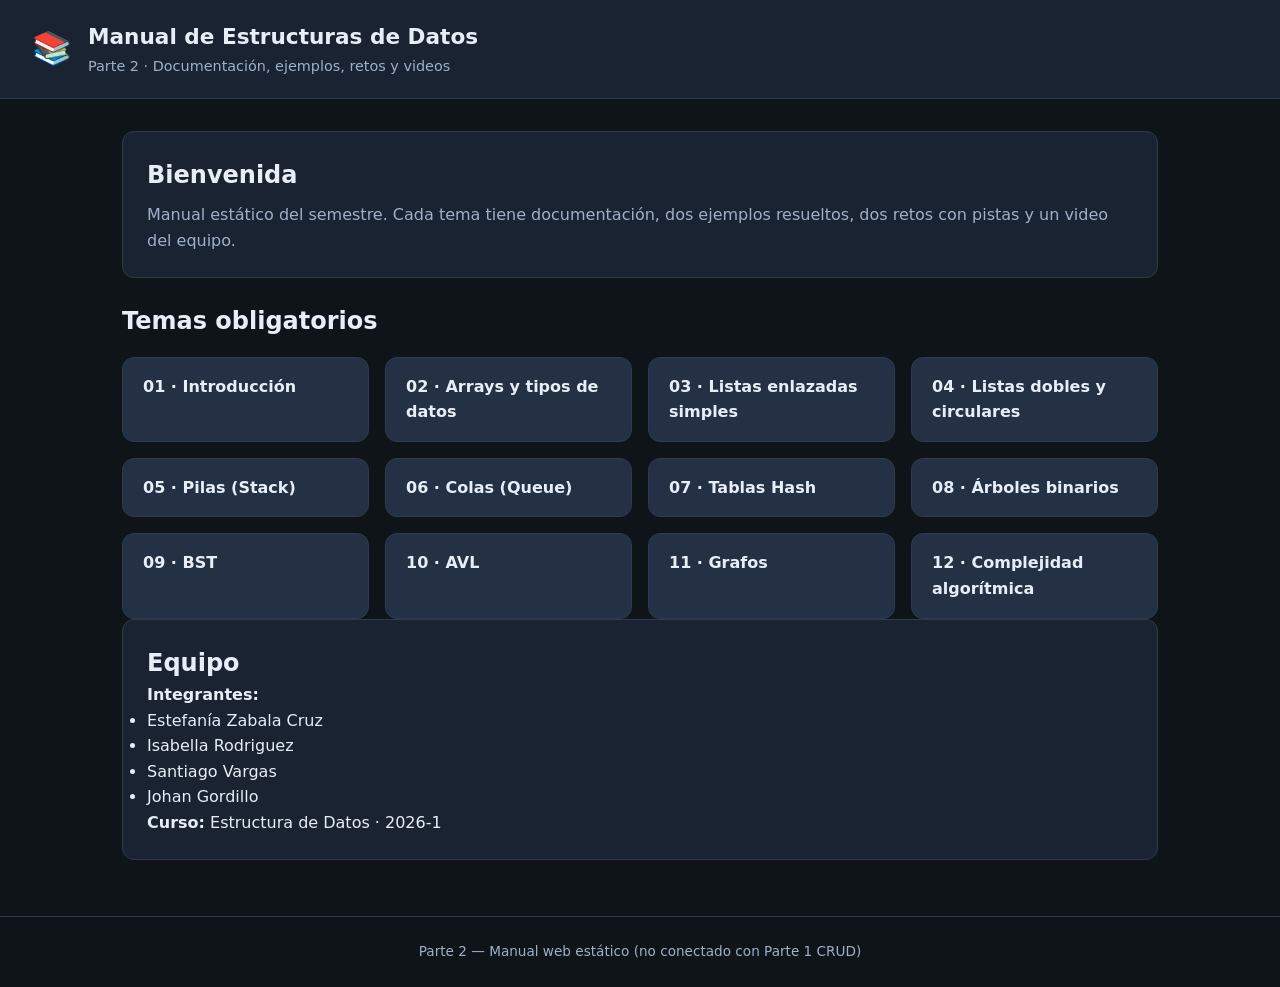
<file: parte-2-manual-estructura-datos/index.html>
<!DOCTYPE html>
<html lang="es">
<head>
  <meta charset="UTF-8">
  <meta name="viewport" content="width=device-width, initial-scale=1.0">
  <title>Manual de Estructuras de Datos</title>
  <link rel="stylesheet" href="css/styles.css">
</head>
<body>
  <header class="site-header">
    <span class="logo" aria-hidden="true">📚</span>
    <div class="brand">
      <h1>Manual de Estructuras de Datos</h1>
      <p>Parte 2 · Documentación, ejemplos, retos y videos</p>
    </div>
  </header>
  <main class="container">
    <section class="hero card">
      <h2>Bienvenida</h2>
      <p>
        Manual estático del semestre. Cada tema tiene documentación, dos ejemplos resueltos,
        dos retos con pistas y un video del equipo.
      </p>
    </section>
    <section class="topics-grid">
      <h2>Temas obligatorios</h2>
      <div class="grid">
        <a class="topic-card" href="temas/01-introduccion.html">01 · Introducción</a>
        <a class="topic-card" href="temas/02-arrays.html">02 · Arrays y tipos de datos</a>
        <a class="topic-card" href="temas/03-listas-simples.html">03 · Listas enlazadas simples</a>
        <a class="topic-card" href="temas/04-listas-dobles-circulares.html">04 · Listas dobles y circulares</a>
        <a class="topic-card" href="temas/05-pilas.html">05 · Pilas (Stack)</a>
        <a class="topic-card" href="temas/06-colas.html">06 · Colas (Queue)</a>
        <a class="topic-card" href="temas/07-tablas-hash.html">07 · Tablas Hash</a>
        <a class="topic-card" href="temas/08-arboles-binarios.html">08 · Árboles binarios</a>
        <a class="topic-card" href="temas/09-bst.html">09 · BST</a>
        <a class="topic-card" href="temas/10-avl.html">10 · AVL</a>
        <a class="topic-card" href="temas/11-grafos.html">11 · Grafos</a>
        <a class="topic-card" href="temas/12-complejidad.html">12 · Complejidad algorítmica</a>
      </div>
    </section>
    <section class="card">
      <h2>Equipo</h2>
      <p><strong>Integrantes:</strong></p>
      <ul>
        <li>Estefanía Zabala Cruz</li>
        <li>Isabella Rodriguez</li>
        <li>Santiago Vargas</li>
        <li>Johan Gordillo</li>
      </ul>
      <p><strong>Curso:</strong> Estructura de Datos · 2026-1</p>
    </section>
  </main>
  <footer class="site-footer">
    <p>Parte 2 — Manual web estático (no conectado con Parte 1 CRUD)</p>
  </footer>
  <script src="js/main.js"></script>
</body>
</html>
</file>
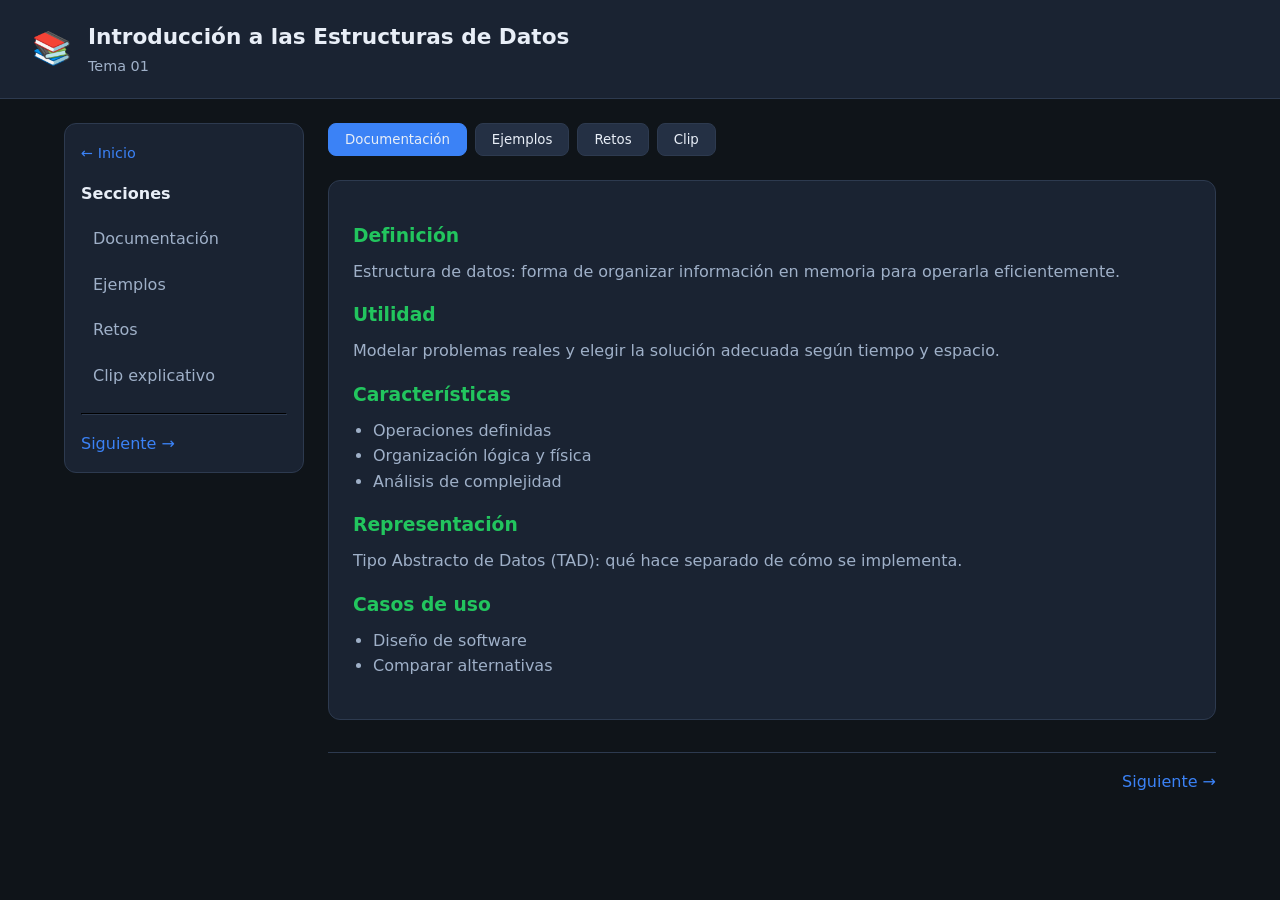
<file: parte-2-manual-estructura-datos/temas/01-introduccion.html>
<!DOCTYPE html>
<html lang="es">
<head>
  <meta charset="UTF-8">
  <meta name="viewport" content="width=device-width, initial-scale=1.0">
  <title>01 · Introducción</title>
  <link rel="stylesheet" href="../css/styles.css">
</head>

<body>

  <header class="site-header">
    <span class="logo">📚</span>

    <div class="brand">
      <h1>Introducción a las Estructuras de Datos</h1>
      <p>Tema 01</p>
    </div>

  </header>

  <div class="topic-layout">

    <aside class="sidebar">

      <a class="back-link" href="../index.html">
        ← Inicio
      </a>

      <h2>Secciones</h2>

      <nav>
        <a href="#doc" data-section="doc">Documentación</a>

        <a href="#ejemplos" data-section="ejemplos">
          Ejemplos
        </a>

        <a href="#retos" data-section="retos">
          Retos
        </a>

        <a href="#video" data-section="video">
          Clip explicativo
        </a>
      </nav>

      <hr style="margin:1rem 0;border-color:var(--border)">

      <a href="02-arrays.html">
        Siguiente →
      </a>

    </aside>

    <main>

      <div class="section-tabs">

        <button type="button" data-panel="doc">
          Documentación
        </button>

        <button type="button" data-panel="ejemplos">
          Ejemplos
        </button>

        <button type="button" data-panel="retos">
          Retos
        </button>

        <button type="button" data-panel="video">
          Clip
        </button>

      </div>

      <section id="doc" class="panel card">

        <h3>Definición</h3>

        <p>
          Estructura de datos: forma de organizar información
          en memoria para operarla eficientemente.
        </p>

        <h3>Utilidad</h3>

        <p>
          Modelar problemas reales y elegir la solución adecuada
          según tiempo y espacio.
        </p>

        <h3>Características</h3>

        <ul>
          <li>Operaciones definidas</li>
          <li>Organización lógica y física</li>
          <li>Análisis de complejidad</li>
        </ul>

        <h3>Representación</h3>

        <p>
          Tipo Abstracto de Datos (TAD):
          qué hace separado de cómo se implementa.
        </p>

        <h3>Casos de uso</h3>

        <ul>
          <li>Diseño de software</li>
          <li>Comparar alternativas</li>
        </ul>

      </section>

      <section id="ejemplos" class="panel card">

        <h3>Ejemplo 1: Historial del navegador</h3>

        <ol>
          <li>Guardar páginas visitadas</li>
          <li>Volver a la última visitada</li>
          <li>Funciona como una pila</li>
        </ol>

        <h3>Ejemplo 2: Cola de impresión</h3>

        <ol>
          <li>Llegan documentos A, B y C</li>
          <li>La impresora atiende el primero</li>
          <li>Funciona como una cola</li>
        </ol>

      </section>

      <section id="retos" class="panel card">

        <div class="challenge">

          <h3>Reto 1</h3>

          <p>
            ¿Qué estructura usarías en un sistema de tickets?
          </p>

          <p class="hint">
            Pista: orden de llegada.
          </p>

        </div>

        <div class="challenge">

          <h3>Reto 2</h3>

          <p>
            Compara array ordenado y tabla hash.
          </p>

          <p class="hint">
            Pista: velocidad de búsqueda.
          </p>

        </div>

      </section>

      <section id="video" class="panel card">

        <h3>Clip explicativo</h3>

        <div class="video-wrap">

          <video controls src="../assets/videos/01-intro.mp4">
          </video>

        </div>

      </section>

      <nav class="topic-nav-bottom">

        <span></span>

        <a href="02-arrays.html">
          Siguiente →
        </a>

      </nav>

    </main>

  </div>

  <script src="../js/main.js"></script>

</body>
</html>
</file>
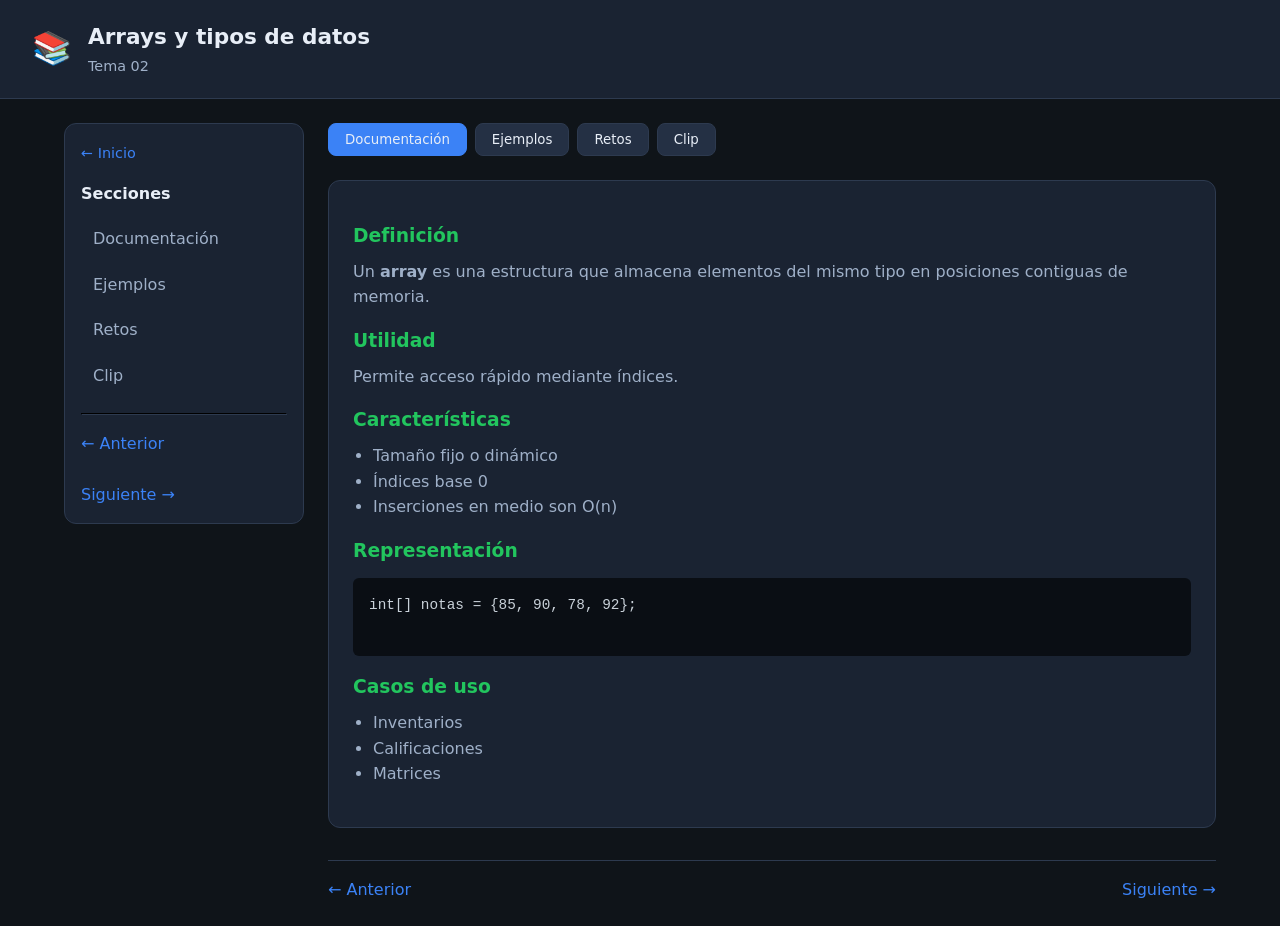
<file: parte-2-manual-estructura-datos/temas/02-arrays.html>
<!DOCTYPE html>
<html lang="es">
<head>
  <meta charset="UTF-8">
  <meta name="viewport" content="width=device-width, initial-scale=1.0">
  <title>02 · Arrays y tipos de datos</title>
  <link rel="stylesheet" href="../css/styles.css">
</head>

<body>

  <header class="site-header">
    <span class="logo">📚</span>

    <div class="brand">
      <h1>Arrays y tipos de datos</h1>
      <p>Tema 02</p>
    </div>

  </header>

  <div class="topic-layout">

    <aside class="sidebar">

      <a class="back-link" href="../index.html">
        ← Inicio
      </a>

      <h2>Secciones</h2>

      <nav>
        <a href="#doc" data-section="doc">Documentación</a>
        <a href="#ejemplos" data-section="ejemplos">Ejemplos</a>
        <a href="#retos" data-section="retos">Retos</a>
        <a href="#video" data-section="video">Clip</a>
      </nav>

      <hr style="margin:1rem 0;border-color:#2d3a4f">

      <a href="01-introduccion.html">
        ← Anterior
      </a>

      <br><br>

      <a href="03-listas-simples.html">
        Siguiente →
      </a>

    </aside>

    <main>

      <div class="section-tabs">

        <button type="button" data-panel="doc">
          Documentación
        </button>

        <button type="button" data-panel="ejemplos">
          Ejemplos
        </button>

        <button type="button" data-panel="retos">
          Retos
        </button>

        <button type="button" data-panel="video">
          Clip
        </button>

      </div>

      <section id="doc" class="panel card">

        <h3>Definición</h3>

        <p>
          Un <strong>array</strong> es una estructura que almacena
          elementos del mismo tipo en posiciones contiguas de memoria.
        </p>

        <h3>Utilidad</h3>

        <p>
          Permite acceso rápido mediante índices.
        </p>

        <h3>Características</h3>

        <ul>
          <li>Tamaño fijo o dinámico</li>
          <li>Índices base 0</li>
          <li>Inserciones en medio son O(n)</li>
        </ul>

        <h3>Representación</h3>

        <pre>
int[] notas = {85, 90, 78, 92};
        </pre>

        <h3>Casos de uso</h3>

        <ul>
          <li>Inventarios</li>
          <li>Calificaciones</li>
          <li>Matrices</li>
        </ul>

      </section>

      <section id="ejemplos" class="panel card">

        <h3>Ejemplo 1: Encontrar el máximo</h3>

        <ol>
          <li>Recorrer el array</li>
          <li>Comparar elementos</li>
          <li>Guardar el mayor valor</li>
        </ol>

        <pre>
int max = arr[0];
        </pre>

        <h3>Ejemplo 2: Insertar valor</h3>

        <ol>
          <li>Desplazar elementos</li>
          <li>Insertar el nuevo valor</li>
          <li>Actualizar array</li>
        </ol>

      </section>

      <section id="retos" class="panel card">

        <div class="challenge">

          <h3>Reto 1</h3>

          <p>
            Cuenta cuántos elementos son mayores que la media.
          </p>

          <p class="hint">
            Pista: calcula promedio primero.
          </p>

        </div>

        <div class="challenge">

          <h3>Reto 2</h3>

          <p>
            Rota un array k posiciones a la derecha.
          </p>

          <p class="hint">
            Pista: usa reversa de segmentos.
          </p>

        </div>

      </section>

      <section id="video" class="panel card">

        <h3>Clip explicativo</h3>

        <div class="video-wrap">

          <video controls src="../assets/videos/02-arrays.mp4">
          </video>

        </div>

      </section>

      <nav class="topic-nav-bottom">

        <a href="01-introduccion.html">
          ← Anterior
        </a>

        <a href="03-listas-simples.html">
          Siguiente →
        </a>

      </nav>

    </main>

  </div>

  <script src="../js/main.js"></script>

</body>
</html>
</file>
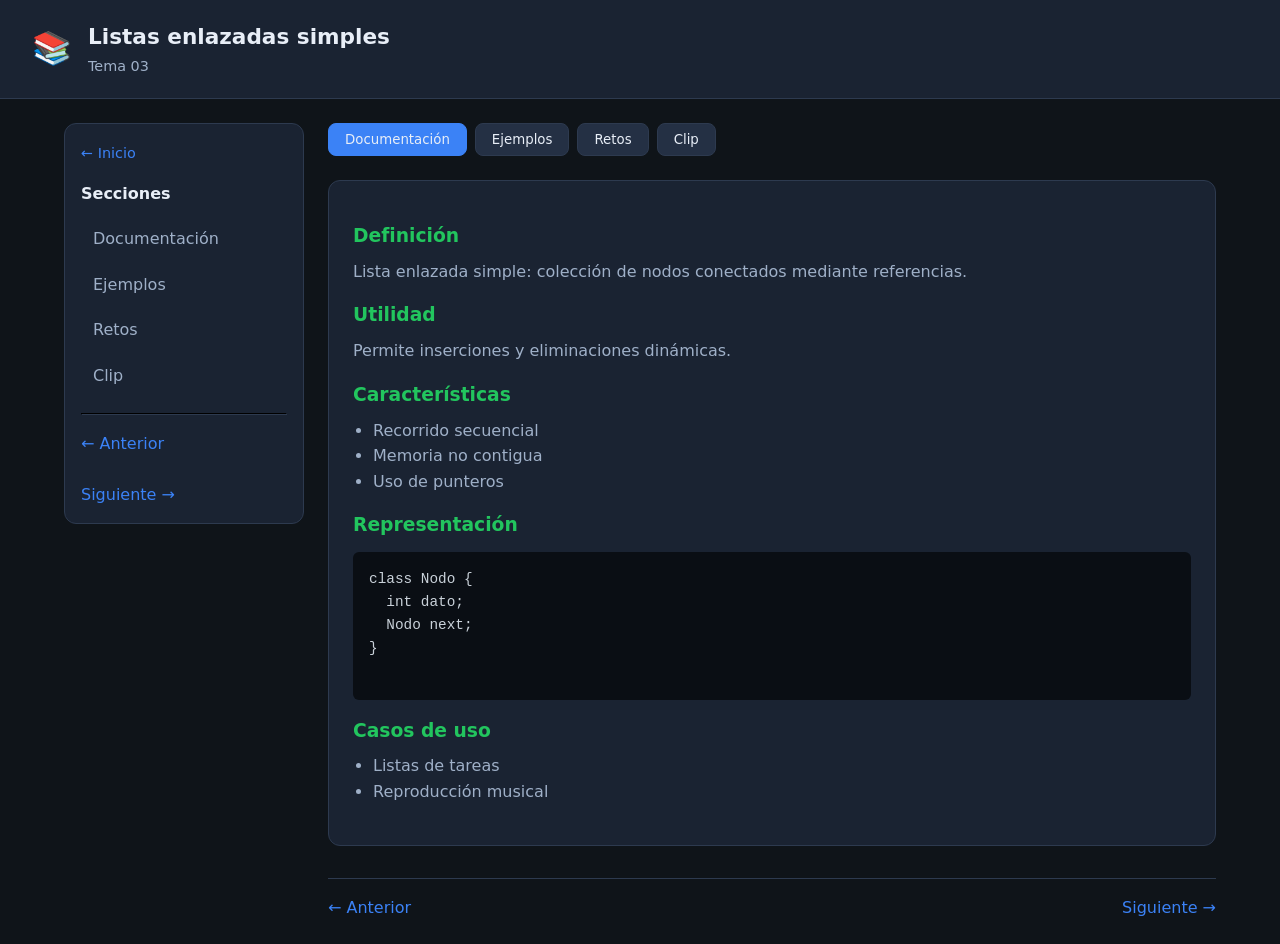
<file: parte-2-manual-estructura-datos/temas/03-listas-simples.html>
<!DOCTYPE html>
<html lang="es">
<head>
  <meta charset="UTF-8">
  <meta name="viewport" content="width=device-width, initial-scale=1.0">
  <title>03 · Listas enlazadas simples</title>
  <link rel="stylesheet" href="../css/styles.css">
</head>

<body>

  <header class="site-header">
    <span class="logo">📚</span>

    <div class="brand">
      <h1>Listas enlazadas simples</h1>
      <p>Tema 03</p>
    </div>

  </header>

  <div class="topic-layout">

    <aside class="sidebar">

      <a class="back-link" href="../index.html">
        ← Inicio
      </a>

      <h2>Secciones</h2>

      <nav>
        <a href="#doc" data-section="doc">Documentación</a>
        <a href="#ejemplos" data-section="ejemplos">Ejemplos</a>
        <a href="#retos" data-section="retos">Retos</a>
        <a href="#video" data-section="video">Clip</a>
      </nav>

      <hr style="margin:1rem 0;border-color:#2d3a4f">

      <a href="02-arrays.html">
        ← Anterior
      </a>

      <br><br>

      <a href="04-listas-dobles-circulares.html">
        Siguiente →
      </a>

    </aside>

    <main>

      <div class="section-tabs">

        <button type="button" data-panel="doc">
          Documentación
        </button>

        <button type="button" data-panel="ejemplos">
          Ejemplos
        </button>

        <button type="button" data-panel="retos">
          Retos
        </button>

        <button type="button" data-panel="video">
          Clip
        </button>

      </div>

      <section id="doc" class="panel card">

        <h3>Definición</h3>

        <p>
          Lista enlazada simple: colección de nodos
          conectados mediante referencias.
        </p>

        <h3>Utilidad</h3>

        <p>
          Permite inserciones y eliminaciones dinámicas.
        </p>

        <h3>Características</h3>

        <ul>
          <li>Recorrido secuencial</li>
          <li>Memoria no contigua</li>
          <li>Uso de punteros</li>
        </ul>

        <h3>Representación</h3>

        <pre>
class Nodo {
  int dato;
  Nodo next;
}
        </pre>

        <h3>Casos de uso</h3>

        <ul>
          <li>Listas de tareas</li>
          <li>Reproducción musical</li>
        </ul>

      </section>

      <section id="ejemplos" class="panel card">

        <h3>Ejemplo 1: Insertar al inicio</h3>

        <ol>
          <li>Crear nuevo nodo</li>
          <li>Conectarlo al head</li>
          <li>Actualizar head</li>
        </ol>

        <h3>Ejemplo 2: Eliminar nodo</h3>

        <ol>
          <li>Buscar nodo</li>
          <li>Actualizar referencias</li>
          <li>Eliminar conexión</li>
        </ol>

      </section>

      <section id="retos" class="panel card">

        <div class="challenge">

          <h3>Reto 1</h3>

          <p>
            Invertir una lista enlazada sin crear otra.
          </p>

          <p class="hint">
            Pista: usa anterior, actual y siguiente.
          </p>

        </div>

        <div class="challenge">

          <h3>Reto 2</h3>

          <p>
            Detectar ciclos en una lista enlazada.
          </p>

          <p class="hint">
            Pista: algoritmo de Floyd.
          </p>

        </div>

      </section>

      <section id="video" class="panel card">

        <h3>Clip explicativo</h3>

        <div class="video-wrap">

          <video controls src="../assets/videos/03-listas.mp4">
          </video>

        </div>

      </section>

      <nav class="topic-nav-bottom">

        <a href="02-arrays.html">
          ← Anterior
        </a>

        <a href="04-listas-dobles-circulares.html">
          Siguiente →
        </a>

      </nav>

    </main>

  </div>

  <script src="../js/main.js"></script>

</body>
</html>
</file>
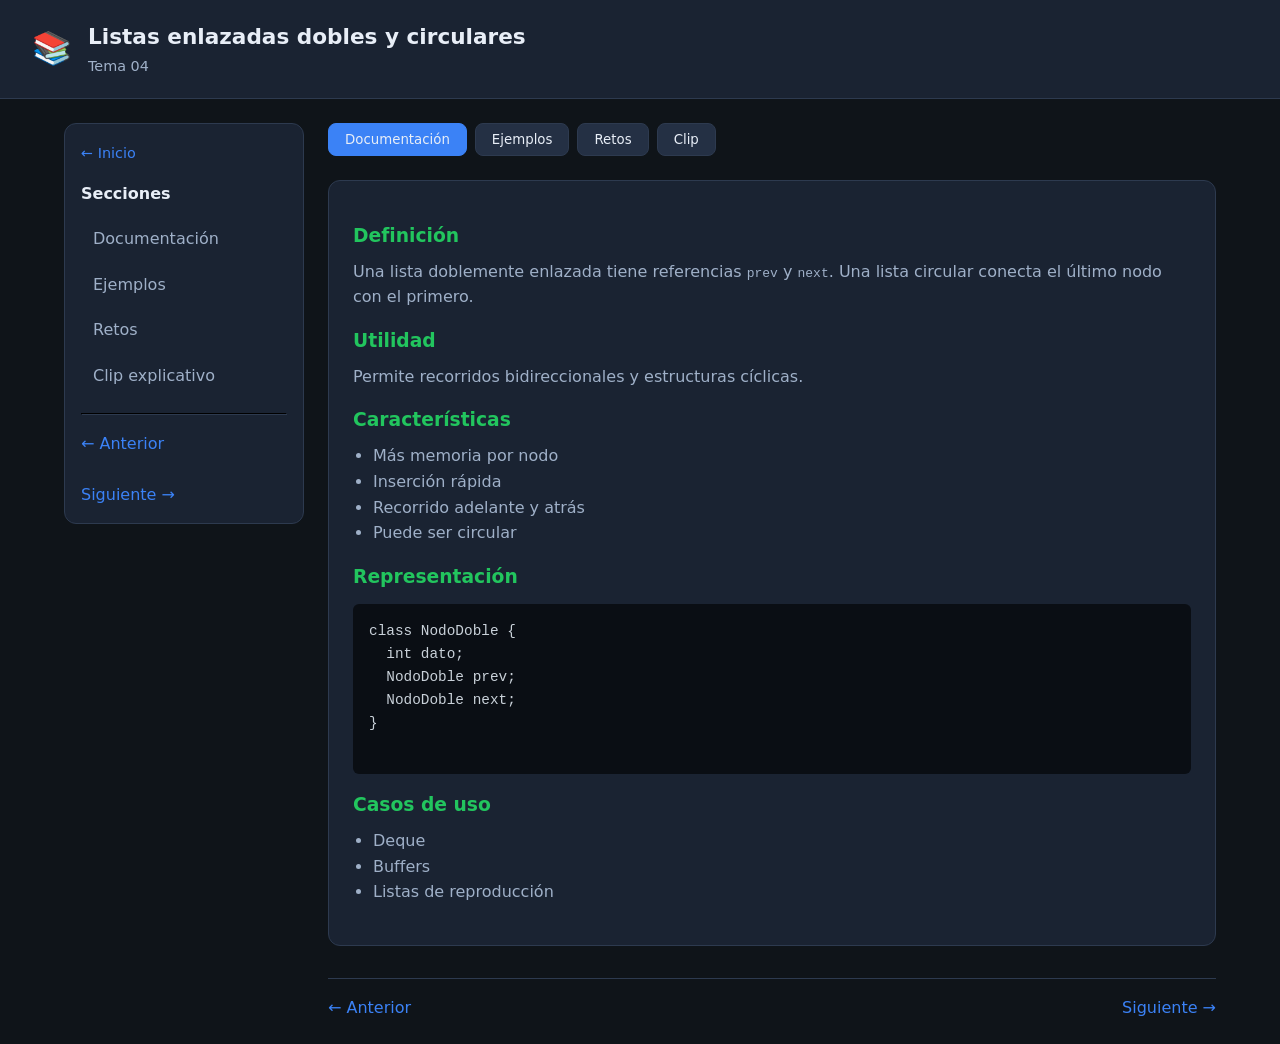
<file: parte-2-manual-estructura-datos/temas/04-listas-dobles-circulares.html>
<!DOCTYPE html>
<html lang="es">
<head>
  <meta charset="UTF-8">
  <meta name="viewport" content="width=device-width, initial-scale=1.0">
  <title>04 · Listas dobles y circulares</title>
  <link rel="stylesheet" href="../css/styles.css">
</head>

<body>

  <header class="site-header">

    <span class="logo">📚</span>

    <div class="brand">
      <h1>Listas enlazadas dobles y circulares</h1>
      <p>Tema 04</p>
    </div>

  </header>

  <div class="topic-layout">

    <aside class="sidebar">

      <a class="back-link" href="../index.html">
        ← Inicio
      </a>

      <h2>Secciones</h2>

      <nav>
        <a href="#doc" data-section="doc">Documentación</a>

        <a href="#ejemplos" data-section="ejemplos">
          Ejemplos
        </a>

        <a href="#retos" data-section="retos">
          Retos
        </a>

        <a href="#video" data-section="video">
          Clip explicativo
        </a>
      </nav>

      <hr style="margin:1rem 0;border-color:#2d3a4f">

      <a href="03-listas-simples.html">
        ← Anterior
      </a>

      <br><br>

      <a href="05-pilas.html">
        Siguiente →
      </a>

    </aside>

    <main>

      <div class="section-tabs">

        <button type="button" data-panel="doc">
          Documentación
        </button>

        <button type="button" data-panel="ejemplos">
          Ejemplos
        </button>

        <button type="button" data-panel="retos">
          Retos
        </button>

        <button type="button" data-panel="video">
          Clip
        </button>

      </div>

      <section id="doc" class="panel card">

        <h3>Definición</h3>

        <p>
          Una lista doblemente enlazada tiene referencias
          <code>prev</code> y <code>next</code>.
          Una lista circular conecta el último nodo con el primero.
        </p>

        <h3>Utilidad</h3>

        <p>
          Permite recorridos bidireccionales y estructuras cíclicas.
        </p>

        <h3>Características</h3>

        <ul>
          <li>Más memoria por nodo</li>
          <li>Inserción rápida</li>
          <li>Recorrido adelante y atrás</li>
          <li>Puede ser circular</li>
        </ul>

        <h3>Representación</h3>

        <pre>
class NodoDoble {
  int dato;
  NodoDoble prev;
  NodoDoble next;
}
        </pre>

        <h3>Casos de uso</h3>

        <ul>
          <li>Deque</li>
          <li>Buffers</li>
          <li>Listas de reproducción</li>
        </ul>

      </section>

      <section id="ejemplos" class="panel card">

        <h3>Ejemplo 1: Insertar al final</h3>

        <ol>
          <li>Lista: 10 ↔ 20</li>
          <li>Crear nodo 30</li>
          <li>Actualizar referencias</li>
          <li>Nuevo tail = 30</li>
        </ol>

        <h3>Ejemplo 2: Lista circular</h3>

        <ol>
          <li>A → B → C → A</li>
          <li>Recorrer hasta volver al inicio</li>
        </ol>

      </section>

      <section id="retos" class="panel card">

        <div class="challenge">

          <h3>Reto 1</h3>

          <p>
            ¿Cuándo conviene una lista doble frente a una simple?
          </p>

          <p class="hint">
            Pista: recorrido inverso y deque.
          </p>

        </div>

        <div class="challenge">

          <h3>Reto 2</h3>

          <p>
            Eliminar nodo en lista circular sin usar head.
          </p>

          <p class="hint">
            Pista: copiar dato del siguiente nodo.
          </p>

        </div>

      </section>

      <section id="video" class="panel card">

        <h3>Clip explicativo del equipo</h3>

        <div class="video-wrap">

          <video controls src="../assets/videos/04-listas-dc.mp4">
          </video>

        </div>

      </section>

      <nav class="topic-nav-bottom">

        <a href="03-listas-simples.html">
          ← Anterior
        </a>

        <a href="05-pilas.html">
          Siguiente →
        </a>

      </nav>

    </main>

  </div>

  <script src="../js/main.js"></script>

</body>
</html>
</file>
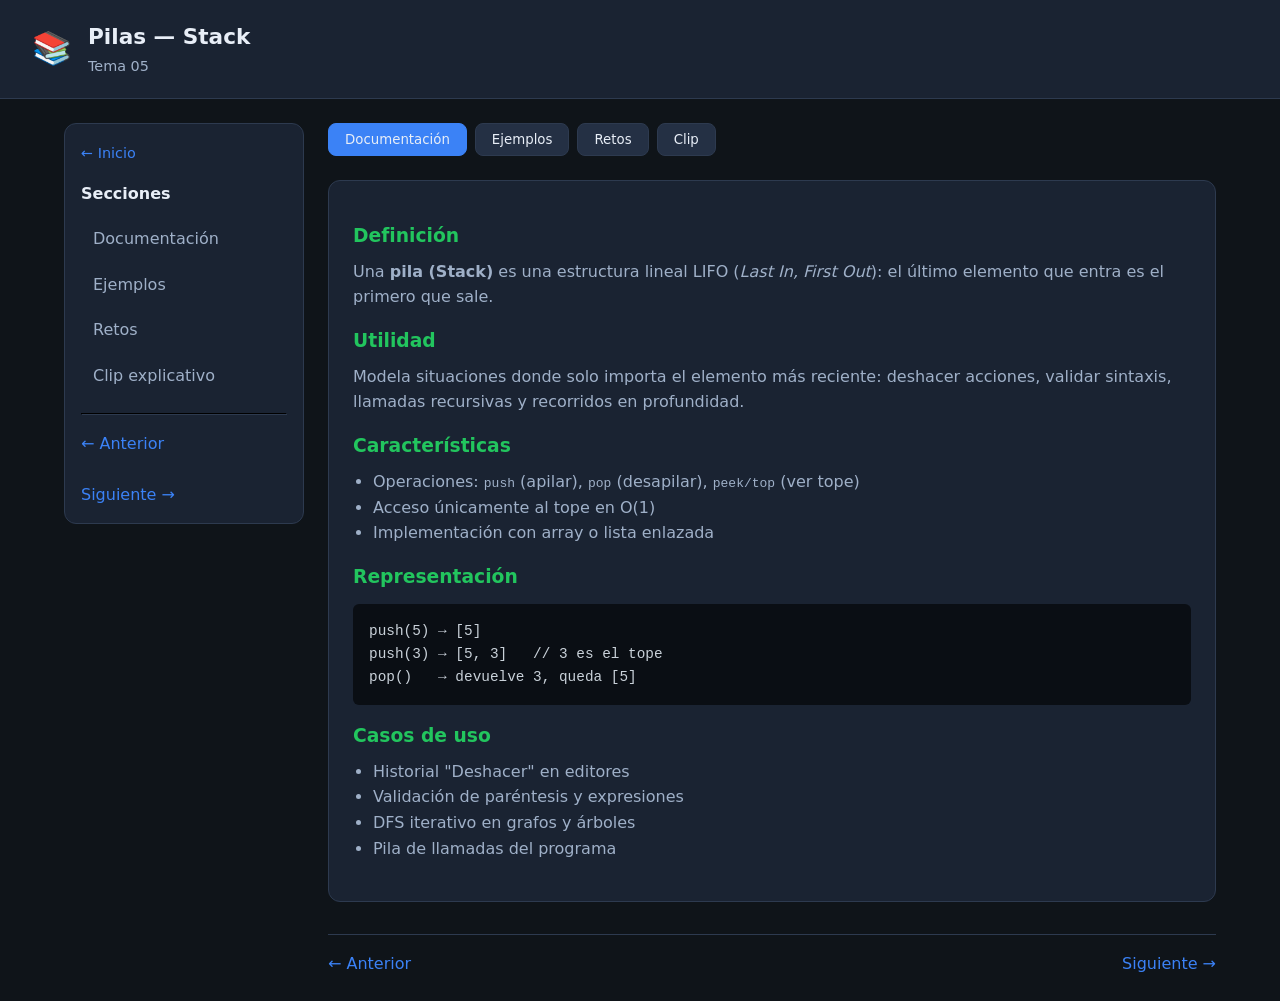
<file: parte-2-manual-estructura-datos/temas/05-pilas.html>
<!DOCTYPE html>
<html lang="es">
<head>
  <meta charset="UTF-8">
  <meta name="viewport" content="width=device-width, initial-scale=1.0">
  <title>05 · Pilas (Stack)</title>
  <link rel="stylesheet" href="../css/styles.css">
</head>
<body>
  <header class="site-header">
    <span class="logo">📚</span>
    <div class="brand">
      <h1>Pilas — Stack</h1>
      <p>Tema 05</p>
    </div>
  </header>

  <div class="topic-layout">
    <aside class="sidebar">
      <a class="back-link" href="../index.html">← Inicio</a>
      <h2>Secciones</h2>
      <nav>
        <a href="#doc" data-section="doc">Documentación</a>
        <a href="#ejemplos" data-section="ejemplos">Ejemplos</a>
        <a href="#retos" data-section="retos">Retos</a>
        <a href="#video" data-section="video">Clip explicativo</a>
      </nav>
      <hr style="margin:1rem 0;border-color:#2d3a4f">
      <a href="04-listas-dobles-circulares.html">← Anterior</a><br><br>
      <a href="06-colas.html">Siguiente →</a>
    </aside>

    <main>
      <div class="section-tabs">
        <button type="button" data-panel="doc">Documentación</button>
        <button type="button" data-panel="ejemplos">Ejemplos</button>
        <button type="button" data-panel="retos">Retos</button>
        <button type="button" data-panel="video">Clip</button>
      </div>

      <section id="doc" class="panel card">
        <h3>Definición</h3>
        <p>
          Una <strong>pila (Stack)</strong> es una estructura lineal LIFO
          (<em>Last In, First Out</em>): el último elemento que entra es el primero que sale.
        </p>
        <h3>Utilidad</h3>
        <p>
          Modela situaciones donde solo importa el elemento más reciente: deshacer acciones,
          validar sintaxis, llamadas recursivas y recorridos en profundidad.
        </p>
        <h3>Características</h3>
        <ul>
          <li>Operaciones: <code>push</code> (apilar), <code>pop</code> (desapilar), <code>peek/top</code> (ver tope)</li>
          <li>Acceso únicamente al tope en O(1)</li>
          <li>Implementación con array o lista enlazada</li>
        </ul>
        <h3>Representación</h3>
        <pre>push(5) → [5]
push(3) → [5, 3]   // 3 es el tope
pop()   → devuelve 3, queda [5]</pre>
        <h3>Casos de uso</h3>
        <ul>
          <li>Historial "Deshacer" en editores</li>
          <li>Validación de paréntesis y expresiones</li>
          <li>DFS iterativo en grafos y árboles</li>
          <li>Pila de llamadas del programa</li>
        </ul>
      </section>

      <section id="ejemplos" class="panel card">
        <h3>Ejemplo 1: Validar paréntesis balanceados</h3>
        <ol>
          <li>Expresión: <code>"({[]})"</code></li>
          <li>Leer <code>'('</code> → push <code>'('</code></li>
          <li>Leer <code>'{'</code> → push; leer <code>'['</code> → push</li>
          <li>Leer <code>']'</code> → pop debe ser <code>'['</code> ✓</li>
          <li>Leer <code>'}'</code> → pop debe ser <code>'{'</code> ✓</li>
          <li>Leer <code>')'</code> → pop debe ser <code>'('</code> ✓</li>
          <li>Pila vacía al final → <strong>expresión válida</strong></li>
        </ol>

        <h3>Ejemplo 2: Convertir decimal a binario</h3>
        <ol>
          <li>n = 13</li>
          <li>13 % 2 = 1 → push 1; n = 6</li>
          <li>6 % 2 = 0 → push 0; n = 3</li>
          <li>3 % 2 = 1 → push 1; n = 1</li>
          <li>1 % 2 = 1 → push 1; n = 0 (fin)</li>
          <li>Pop en orden de salida: <strong>1101₂</strong></li>
        </ol>
      </section>

      <section id="retos" class="panel card">
        <div class="challenge">
          <h3>Reto 1</h3>
          <p>
            Evalúa la expresión en notación postfija: <code>3 4 + 2 *</code>.
            Describe paso a paso el estado de la pila. <em>No publiques solo el número final en la página.</em>
          </p>
          <p class="hint"><strong>Pista:</strong> Número → push; operador → pop dos operandos, calcular, push resultado.</p>
        </div>
        <div class="challenge">
          <h3>Reto 2</h3>
          <p>
            Diseña una pila que permita obtener el elemento mínimo en O(1).
            Explica la idea general. <em>Sin código completo.</em>
          </p>
          <p class="hint"><strong>Pista:</strong> Mantén una pila auxiliar con los mínimos históricos en cada push.</p>
        </div>
      </section>

      <section id="video" class="panel card">
        <h3>Clip explicativo del equipo</h3>
        <div class="video-wrap">
          <video controls src="../assets/videos/05-pilas.mp4"></video>
        </div>
      </section>

      <nav class="topic-nav-bottom">
        <a href="04-listas-dobles-circulares.html">← Anterior</a>
        <a href="06-colas.html">Siguiente →</a>
      </nav>
    </main>
  </div>
  <script src="../js/main.js"></script>
</body>
</html>
</file>
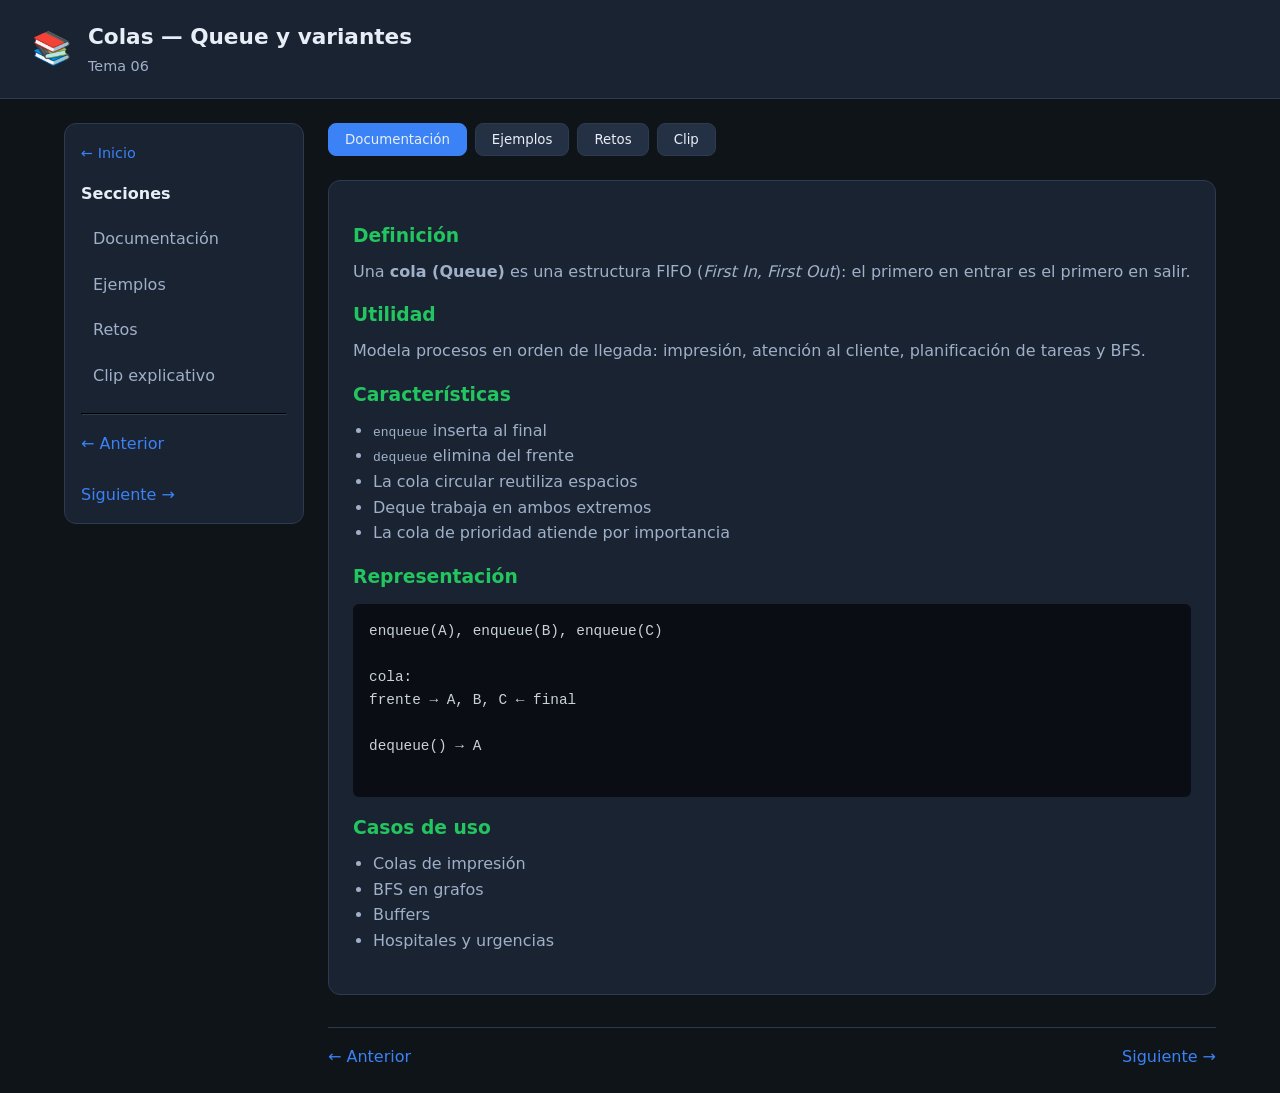
<file: parte-2-manual-estructura-datos/temas/06-colas.html>
<!DOCTYPE html>
<html lang="es">

<head>
  <meta charset="UTF-8">
  <meta name="viewport" content="width=device-width, initial-scale=1.0">

  <title>06 · Colas (Queue)</title>

  <link rel="stylesheet" href="../css/styles.css">
</head>

<body>

  <header class="site-header">

    <span class="logo">📚</span>

    <div class="brand">
      <h1>Colas — Queue y variantes</h1>
      <p>Tema 06</p>
    </div>

  </header>

  <div class="topic-layout">

    <aside class="sidebar">

      <a class="back-link" href="../index.html">
        ← Inicio
      </a>

      <h2>Secciones</h2>

      <nav>
        <a href="#doc" data-section="doc">Documentación</a>

        <a href="#ejemplos" data-section="ejemplos">
          Ejemplos
        </a>

        <a href="#retos" data-section="retos">
          Retos
        </a>

        <a href="#video" data-section="video">
          Clip explicativo
        </a>
      </nav>

      <hr style="margin:1rem 0;border-color:#2d3a4f">

      <a href="05-pilas.html">
        ← Anterior
      </a>

      <br><br>

      <a href="07-tablas-hash.html">
        Siguiente →
      </a>

    </aside>

    <main>

      <div class="section-tabs">

        <button type="button" data-panel="doc">
          Documentación
        </button>

        <button type="button" data-panel="ejemplos">
          Ejemplos
        </button>

        <button type="button" data-panel="retos">
          Retos
        </button>

        <button type="button" data-panel="video">
          Clip
        </button>

      </div>

      <section id="doc" class="panel card">

        <h3>Definición</h3>

        <p>
          Una <strong>cola (Queue)</strong> es una estructura FIFO
          (<em>First In, First Out</em>):
          el primero en entrar es el primero en salir.
        </p>

        <h3>Utilidad</h3>

        <p>
          Modela procesos en orden de llegada:
          impresión, atención al cliente,
          planificación de tareas y BFS.
        </p>

        <h3>Características</h3>

        <ul>
          <li><code>enqueue</code> inserta al final</li>

          <li><code>dequeue</code> elimina del frente</li>

          <li>La cola circular reutiliza espacios</li>

          <li>Deque trabaja en ambos extremos</li>

          <li>La cola de prioridad atiende por importancia</li>
        </ul>

        <h3>Representación</h3>

        <pre>
enqueue(A), enqueue(B), enqueue(C)

cola:
frente → A, B, C ← final

dequeue() → A
        </pre>

        <h3>Casos de uso</h3>

        <ul>
          <li>Colas de impresión</li>

          <li>BFS en grafos</li>

          <li>Buffers</li>

          <li>Hospitales y urgencias</li>
        </ul>

      </section>

      <section id="ejemplos" class="panel card">

        <h3>Ejemplo 1: Atención de clientes</h3>

        <ol>
          <li>Llegan A, B y C</li>

          <li>Se encolan en ese orden</li>

          <li>Sale primero A</li>

          <li>Luego sale B</li>

          <li>Finalmente sale C</li>
        </ol>

        <h3>Ejemplo 2: Cola circular</h3>

        <ol>
          <li>Array tamaño 4</li>

          <li>rear y front avanzan con módulo</li>

          <li>Los espacios liberados se reutilizan</li>
        </ol>

      </section>

      <section id="retos" class="panel card">

        <div class="challenge">

          <h3>Reto 1</h3>

          <p>
            Explica cómo implementar una cola
            usando dos pilas.
          </p>

          <p class="hint">
            Pista: una pila recibe elementos
            y la otra los entrega.
          </p>

        </div>

        <div class="challenge">

          <h3>Reto 2</h3>

          <p>
            Explica cómo funcionaría
            una cola de prioridad en un hospital.
          </p>

          <p class="hint">
            Pista: urgencias graves primero.
          </p>

        </div>

      </section>

      <section id="video" class="panel card">

        <h3>Clip explicativo del equipo</h3>

        <div class="video-wrap">

          <video controls src="../assets/videos/06-colas.mp4">
          </video>

        </div>

      </section>

      <nav class="topic-nav-bottom">

        <a href="05-pilas.html">
          ← Anterior
        </a>

        <a href="07-tablas-hash.html">
          Siguiente →
        </a>

      </nav>

    </main>

  </div>

  <script src="../js/main.js"></script>

</body>
</html>
</file>
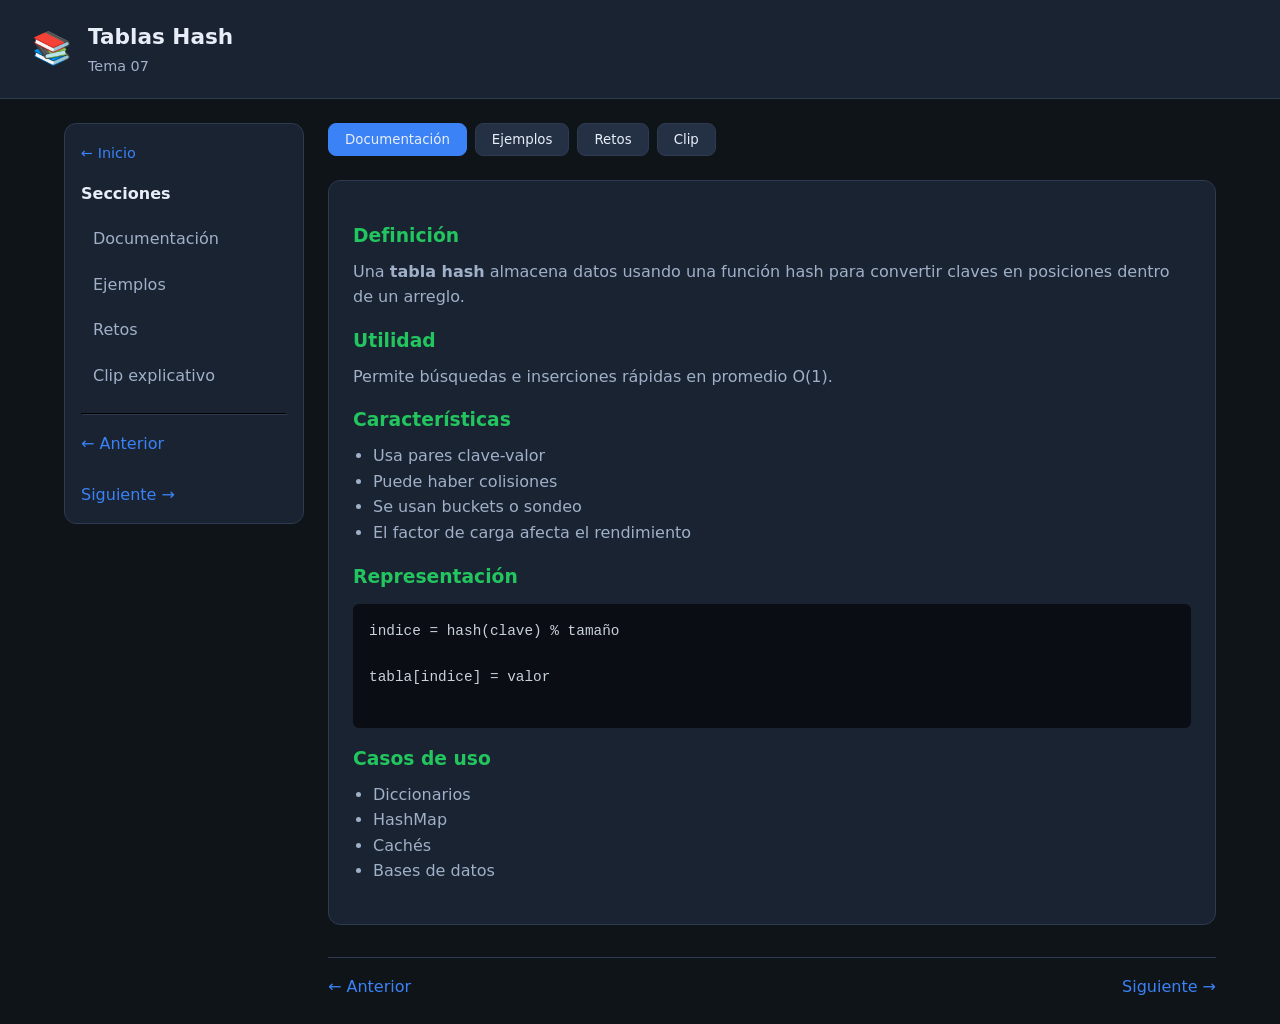
<file: parte-2-manual-estructura-datos/temas/07-tablas-hash.html>
<!DOCTYPE html>
<html lang="es">

<head>
  <meta charset="UTF-8">
  <meta name="viewport" content="width=device-width, initial-scale=1.0">

  <title>07 · Tablas Hash</title>

  <link rel="stylesheet" href="../css/styles.css">
</head>

<body>

  <header class="site-header">

    <span class="logo">📚</span>

    <div class="brand">
      <h1>Tablas Hash</h1>
      <p>Tema 07</p>
    </div>

  </header>

  <div class="topic-layout">

    <aside class="sidebar">

      <a class="back-link" href="../index.html">
        ← Inicio
      </a>

      <h2>Secciones</h2>

      <nav>

        <a href="#doc" data-section="doc">
          Documentación
        </a>

        <a href="#ejemplos" data-section="ejemplos">
          Ejemplos
        </a>

        <a href="#retos" data-section="retos">
          Retos
        </a>

        <a href="#video" data-section="video">
          Clip explicativo
        </a>

      </nav>

      <hr style="margin:1rem 0;border-color:#2d3a4f">

      <a href="06-colas.html">
        ← Anterior
      </a>

      <br><br>

      <a href="08-arboles-binarios.html">
        Siguiente →
      </a>

    </aside>

    <main>

      <div class="section-tabs">

        <button type="button" data-panel="doc">
          Documentación
        </button>

        <button type="button" data-panel="ejemplos">
          Ejemplos
        </button>

        <button type="button" data-panel="retos">
          Retos
        </button>

        <button type="button" data-panel="video">
          Clip
        </button>

      </div>

      <section id="doc" class="panel card">

        <h3>Definición</h3>

        <p>
          Una <strong>tabla hash</strong> almacena datos
          usando una función hash para convertir claves
          en posiciones dentro de un arreglo.
        </p>

        <h3>Utilidad</h3>

        <p>
          Permite búsquedas e inserciones rápidas
          en promedio O(1).
        </p>

        <h3>Características</h3>

        <ul>

          <li>Usa pares clave-valor</li>

          <li>Puede haber colisiones</li>

          <li>Se usan buckets o sondeo</li>

          <li>El factor de carga afecta el rendimiento</li>

        </ul>

        <h3>Representación</h3>

        <pre>
indice = hash(clave) % tamaño

tabla[indice] = valor
        </pre>

        <h3>Casos de uso</h3>

        <ul>

          <li>Diccionarios</li>

          <li>HashMap</li>

          <li>Cachés</li>

          <li>Bases de datos</li>

        </ul>

      </section>

      <section id="ejemplos" class="panel card">

        <h3>Ejemplo 1: Función hash</h3>

        <ol>

          <li>hash(k) = k mod 7</li>

          <li>14 → índice 0</li>

          <li>21 → índice 0 (colisión)</li>

          <li>8 → índice 1</li>

        </ol>

        <h3>Ejemplo 2: Sondeo lineal</h3>

        <ol>

          <li>12 → posición 2</li>

          <li>17 → posición 2 ocupada</li>

          <li>Buscar siguiente libre</li>

        </ol>

      </section>

      <section id="retos" class="panel card">

        <div class="challenge">

          <h3>Reto 1</h3>

          <p>
            Explica por qué una mala función hash
            degrada el rendimiento a O(n).
          </p>

          <p class="hint">
            Pista: demasiadas colisiones.
          </p>

        </div>

        <div class="challenge">

          <h3>Reto 2</h3>

          <p>
            Explica cómo resolver el problema
            two sum usando tabla hash.
          </p>

          <p class="hint">
            Pista: guardar complementos.
          </p>

        </div>

      </section>

      <section id="video" class="panel card">

        <h3>Clip explicativo del equipo</h3>

        <div class="video-wrap">

          <video controls src="../assets/videos/07-hash.mp4">
          </video>

        </div>

      </section>

      <nav class="topic-nav-bottom">

        <a href="06-colas.html">
          ← Anterior
        </a>

        <a href="08-arboles-binarios.html">
          Siguiente →
        </a>

      </nav>

    </main>

  </div>

  <script src="../js/main.js"></script>

</body>
</html>
</file>
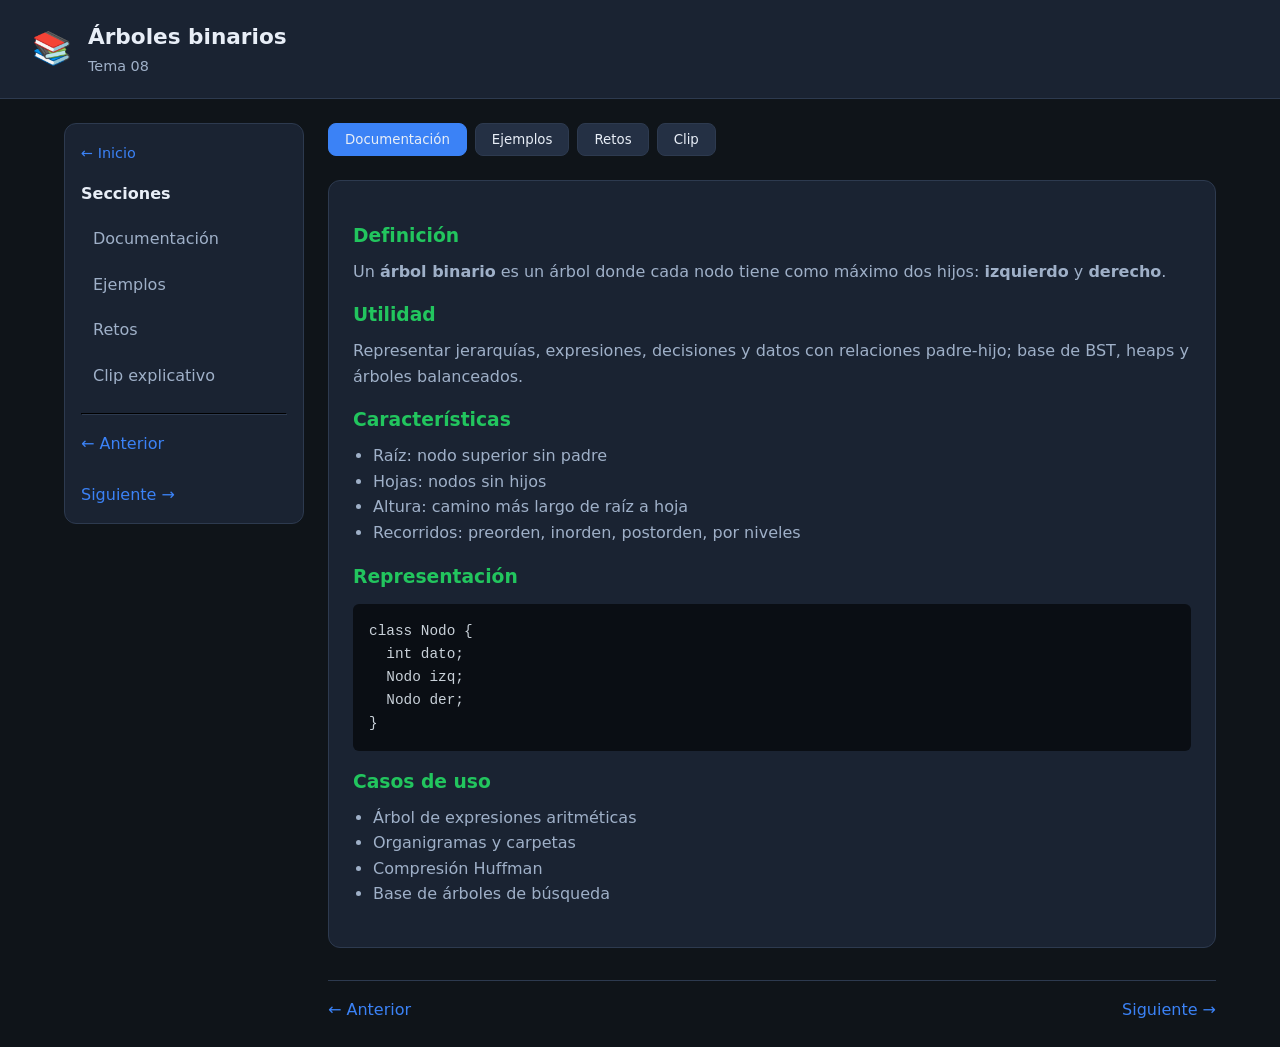
<file: parte-2-manual-estructura-datos/temas/08-arboles-binarios.html>
<!DOCTYPE html>
<html lang="es">
<head>
  <meta charset="UTF-8">
  <meta name="viewport" content="width=device-width, initial-scale=1.0">
  <title>08 · Árboles binarios</title>
  <link rel="stylesheet" href="../css/styles.css">
</head>
<body>
  <header class="site-header">
    <span class="logo">📚</span>
    <div class="brand">
      <h1>Árboles binarios</h1>
      <p>Tema 08</p>
    </div>
  </header>

  <div class="topic-layout">
    <aside class="sidebar">
      <a class="back-link" href="../index.html">← Inicio</a>
      <h2>Secciones</h2>
      <nav>
        <a href="#doc" data-section="doc">Documentación</a>
        <a href="#ejemplos" data-section="ejemplos">Ejemplos</a>
        <a href="#retos" data-section="retos">Retos</a>
        <a href="#video" data-section="video">Clip explicativo</a>
      </nav>
      <hr style="margin:1rem 0;border-color:#2d3a4f">
      <a href="07-tablas-hash.html">← Anterior</a><br><br>
      <a href="09-bst.html">Siguiente →</a>
    </aside>

    <main>
      <div class="section-tabs">
        <button type="button" data-panel="doc">Documentación</button>
        <button type="button" data-panel="ejemplos">Ejemplos</button>
        <button type="button" data-panel="retos">Retos</button>
        <button type="button" data-panel="video">Clip</button>
      </div>

      <section id="doc" class="panel card">
        <h3>Definición</h3>
        <p>
          Un <strong>árbol binario</strong> es un árbol donde cada nodo tiene como máximo
          dos hijos: <strong>izquierdo</strong> y <strong>derecho</strong>.
        </p>
        <h3>Utilidad</h3>
        <p>
          Representar jerarquías, expresiones, decisiones y datos con relaciones padre-hijo;
          base de BST, heaps y árboles balanceados.
        </p>
        <h3>Características</h3>
        <ul>
          <li>Raíz: nodo superior sin padre</li>
          <li>Hojas: nodos sin hijos</li>
          <li>Altura: camino más largo de raíz a hoja</li>
          <li>Recorridos: preorden, inorden, postorden, por niveles</li>
        </ul>
        <h3>Representación</h3>
        <pre>class Nodo {
  int dato;
  Nodo izq;
  Nodo der;
}</pre>
        <h3>Casos de uso</h3>
        <ul>
          <li>Árbol de expresiones aritméticas</li>
          <li>Organigramas y carpetas</li>
          <li>Compresión Huffman</li>
          <li>Base de árboles de búsqueda</li>
        </ul>
      </section>

      <section id="ejemplos" class="panel card">
        <h3>Ejemplo 1: Recorrido inorden</h3>
        <ol>
          <li>Árbol: raíz 8, izquierdo 3, derecho 10; hijo izq de 3 es 1</li>
          <li>Inorden: izquierdo → raíz → derecho</li>
          <li>Subárbol izquierdo de 8: inorden de 3 con hijo 1 → 1, 3</li>
          <li>Visitar raíz 8</li>
          <li>Subárbol derecho: solo 10</li>
          <li><strong>Secuencia inorden:</strong> 1, 3, 8, 10</li>
        </ol>

        <h3>Ejemplo 2: Calcular altura</h3>
        <ol>
          <li>Si nodo es null → altura = 0</li>
          <li>Altura izquierda = altura(nodo.izq)</li>
          <li>Altura derecha = altura(nodo.der)</li>
          <li>Altura del nodo = 1 + max(altura izq, altura der)</li>
          <li>Para raíz 8 (subárboles alturas 2 y 1) → <strong>altura = 3</strong></li>
        </ol>
      </section>

      <section id="retos" class="panel card">
        <div class="challenge">
          <h3>Reto 1</h3>
          <p>
            Plantea un algoritmo recursivo para contar cuántas <strong>hojas</strong> tiene un árbol binario.
            <em>Describe casos base y recursivos, sin código completo.</em>
          </p>
          <p class="hint"><strong>Pista:</strong> Un nodo es hoja si ambos hijos son null.</p>
        </div>
        <div class="challenge">
          <h3>Reto 2</h3>
          <p>
            Explica cómo recorrer el árbol <strong>por niveles</strong> (nivel 0, luego 1, etc.).
            ¿Qué estructura auxiliar necesitas? <em>Sin implementación.</em>
          </p>
          <p class="hint"><strong>Pista:</strong> BFS con cola; encolar hijos al sacar un nodo.</p>
        </div>
      </section>

      <section id="video" class="panel card">
        <h3>Clip explicativo del equipo</h3>
        <div class="video-wrap">
          <video controls src="../assets/videos/08-arboles.mp4"></video>
        </div>
      </section>

      <nav class="topic-nav-bottom">
        <a href="07-tablas-hash.html">← Anterior</a>
        <a href="09-bst.html">Siguiente →</a>
      </nav>
    </main>
  </div>
  <script src="../js/main.js"></script>
</body>
</html>
</file>
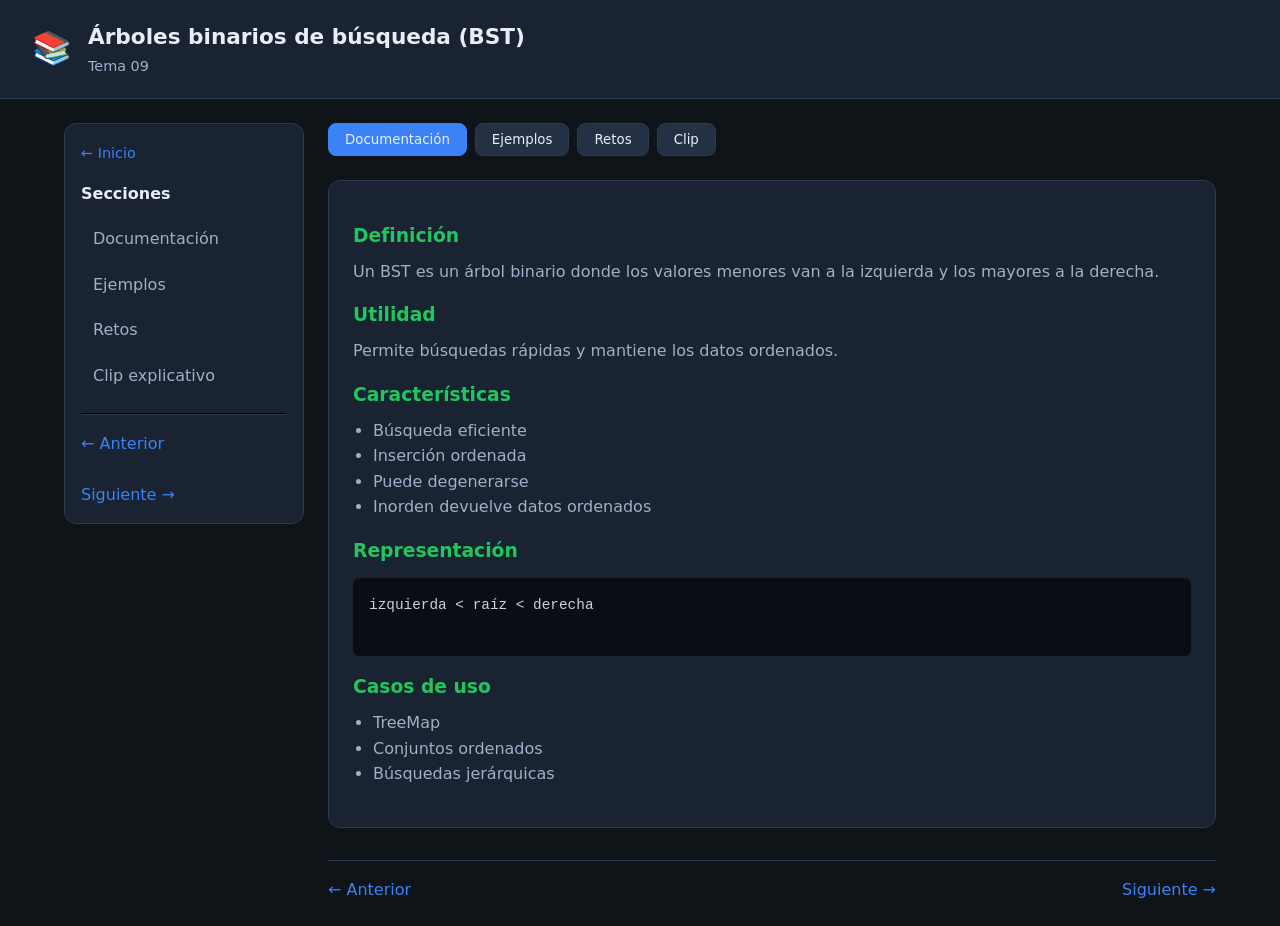
<file: parte-2-manual-estructura-datos/temas/09-bst.html>
<!DOCTYPE html>
<html lang="es">

<head>
  <meta charset="UTF-8">
  <meta name="viewport" content="width=device-width, initial-scale=1.0">

  <title>09 · Árboles BST</title>

  <link rel="stylesheet" href="../css/styles.css">
</head>

<body>

  <header class="site-header">

    <span class="logo">📚</span>

    <div class="brand">
      <h1>Árboles binarios de búsqueda (BST)</h1>
      <p>Tema 09</p>
    </div>

  </header>

  <div class="topic-layout">

    <aside class="sidebar">

      <a class="back-link" href="../index.html">
        ← Inicio
      </a>

      <h2>Secciones</h2>

      <nav>

        <a href="#doc" data-section="doc">
          Documentación
        </a>

        <a href="#ejemplos" data-section="ejemplos">
          Ejemplos
        </a>

        <a href="#retos" data-section="retos">
          Retos
        </a>

        <a href="#video" data-section="video">
          Clip explicativo
        </a>

      </nav>

      <hr style="margin:1rem 0;border-color:#2d3a4f">

      <a href="08-arboles-binarios.html">
        ← Anterior
      </a>

      <br><br>

      <a href="10-avl.html">
        Siguiente →
      </a>

    </aside>

    <main>

      <div class="section-tabs">

        <button type="button" data-panel="doc">
          Documentación
        </button>

        <button type="button" data-panel="ejemplos">
          Ejemplos
        </button>

        <button type="button" data-panel="retos">
          Retos
        </button>

        <button type="button" data-panel="video">
          Clip
        </button>

      </div>

      <section id="doc" class="panel card">

        <h3>Definición</h3>

        <p>
          Un BST es un árbol binario donde
          los valores menores van a la izquierda
          y los mayores a la derecha.
        </p>

        <h3>Utilidad</h3>

        <p>
          Permite búsquedas rápidas
          y mantiene los datos ordenados.
        </p>

        <h3>Características</h3>

        <ul>

          <li>Búsqueda eficiente</li>

          <li>Inserción ordenada</li>

          <li>Puede degenerarse</li>

          <li>Inorden devuelve datos ordenados</li>

        </ul>

        <h3>Representación</h3>

        <pre>
izquierda < raíz < derecha
        </pre>

        <h3>Casos de uso</h3>

        <ul>

          <li>TreeMap</li>

          <li>Conjuntos ordenados</li>

          <li>Búsquedas jerárquicas</li>

        </ul>

      </section>

      <section id="ejemplos" class="panel card">

        <h3>Ejemplo 1: Insertar nodos</h3>

        <ol>

          <li>Insertar 8 como raíz</li>

          <li>3 va a la izquierda</li>

          <li>10 va a la derecha</li>

          <li>1 va debajo de 3</li>

          <li>6 va a la derecha de 3</li>

        </ol>

        <h3>Ejemplo 2: Buscar valor</h3>

        <ol>

          <li>Buscar 6</li>

          <li>6 < 8 → izquierda</li>

          <li>6 > 3 → derecha</li>

          <li>Encontrado</li>

        </ol>

      </section>

      <section id="retos" class="panel card">

        <div class="challenge">

          <h3>Reto 1</h3>

          <p>
            Explica cómo encontrar
            el sucesor inorder de un nodo.
          </p>

          <p class="hint">
            Pista: mínimo del subárbol derecho.
          </p>

        </div>

        <div class="challenge">

          <h3>Reto 2</h3>

          <p>
            Explica cómo eliminar
            un nodo con dos hijos.
          </p>

          <p class="hint">
            Pista: usar sucesor o predecesor.
          </p>

        </div>

      </section>

      <section id="video" class="panel card">

        <h3>Clip explicativo del equipo</h3>

        <div class="video-wrap">

          <video controls src="../assets/videos/09-bst.mp4">
          </video>

        </div>

      </section>

      <nav class="topic-nav-bottom">

        <a href="08-arboles-binarios.html">
          ← Anterior
        </a>

        <a href="10-avl.html">
          Siguiente →
        </a>

      </nav>

    </main>

  </div>

  <script src="../js/main.js"></script>

</body>
</html>
</file>
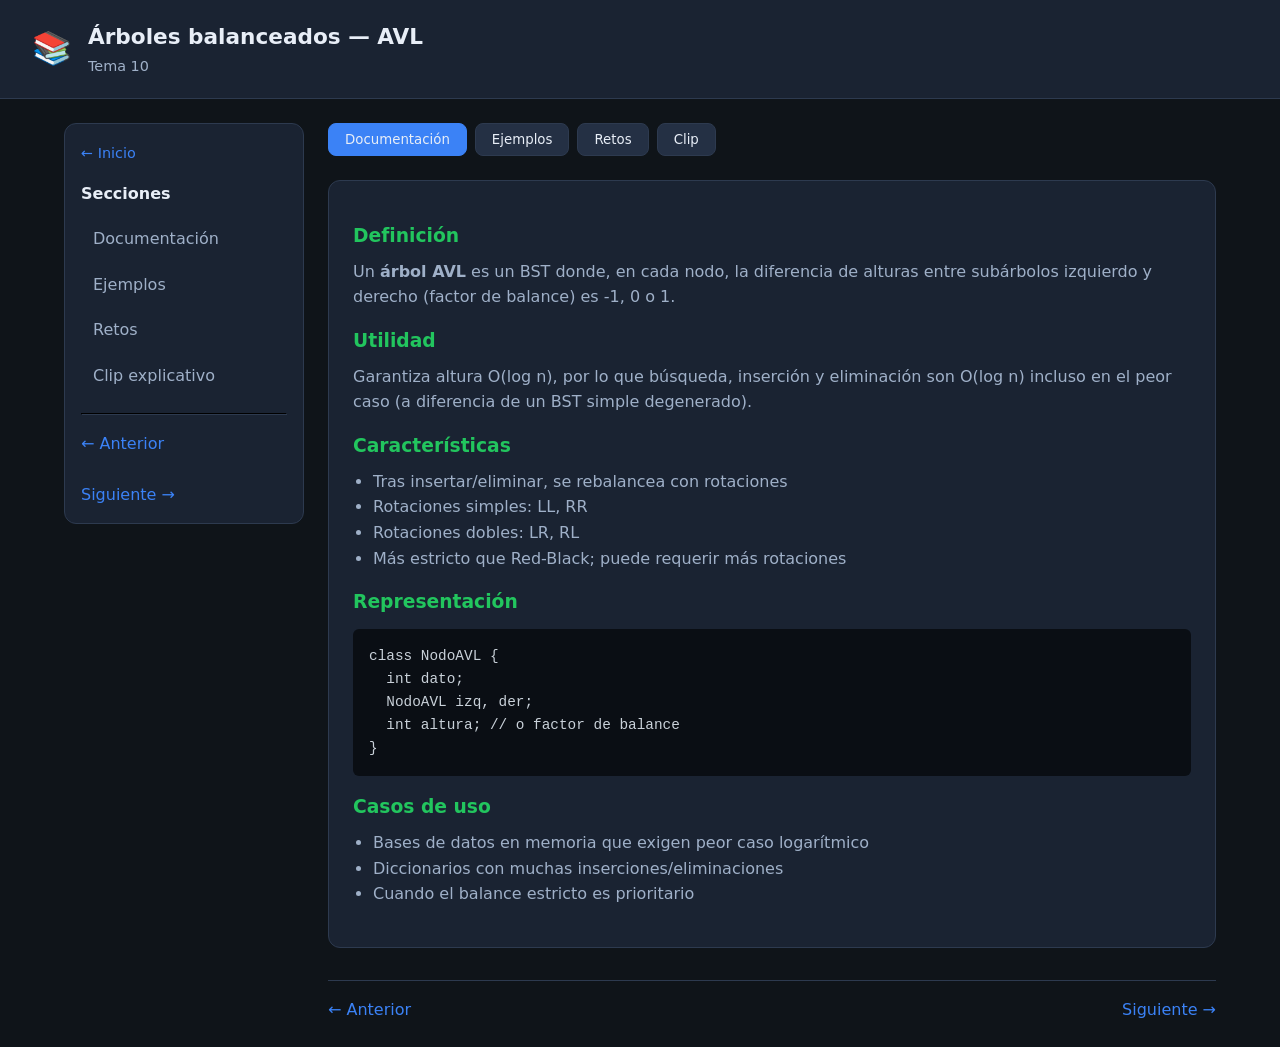
<file: parte-2-manual-estructura-datos/temas/10-avl.html>
<!DOCTYPE html>
<html lang="es">
<head>
  <meta charset="UTF-8">
  <meta name="viewport" content="width=device-width, initial-scale=1.0">
  <title>10 · Árboles AVL</title>
  <link rel="stylesheet" href="../css/styles.css">
</head>
<body>
  <header class="site-header">
    <span class="logo">📚</span>
    <div class="brand">
      <h1>Árboles balanceados — AVL</h1>
      <p>Tema 10</p>
    </div>
  </header>

  <div class="topic-layout">
    <aside class="sidebar">
      <a class="back-link" href="../index.html">← Inicio</a>
      <h2>Secciones</h2>
      <nav>
        <a href="#doc" data-section="doc">Documentación</a>
        <a href="#ejemplos" data-section="ejemplos">Ejemplos</a>
        <a href="#retos" data-section="retos">Retos</a>
        <a href="#video" data-section="video">Clip explicativo</a>
      </nav>
      <hr style="margin:1rem 0;border-color:#2d3a4f">
      <a href="09-bst.html">← Anterior</a><br><br>
      <a href="11-grafos.html">Siguiente →</a>
    </aside>

    <main>
      <div class="section-tabs">
        <button type="button" data-panel="doc">Documentación</button>
        <button type="button" data-panel="ejemplos">Ejemplos</button>
        <button type="button" data-panel="retos">Retos</button>
        <button type="button" data-panel="video">Clip</button>
      </div>

      <section id="doc" class="panel card">
        <h3>Definición</h3>
        <p>
          Un <strong>árbol AVL</strong> es un BST donde, en cada nodo, la diferencia de alturas entre
          subárbolos izquierdo y derecho (factor de balance) es -1, 0 o 1.
        </p>
        <h3>Utilidad</h3>
        <p>
          Garantiza altura O(log n), por lo que búsqueda, inserción y eliminación son O(log n)
          incluso en el peor caso (a diferencia de un BST simple degenerado).
        </p>
        <h3>Características</h3>
        <ul>
          <li>Tras insertar/eliminar, se rebalancea con rotaciones</li>
          <li>Rotaciones simples: LL, RR</li>
          <li>Rotaciones dobles: LR, RL</li>
          <li>Más estricto que Red-Black; puede requerir más rotaciones</li>
        </ul>
        <h3>Representación</h3>
        <pre>class NodoAVL {
  int dato;
  NodoAVL izq, der;
  int altura; // o factor de balance
}</pre>
        <h3>Casos de uso</h3>
        <ul>
          <li>Bases de datos en memoria que exigen peor caso logarítmico</li>
          <li>Diccionarios con muchas inserciones/eliminaciones</li>
          <li>Cuando el balance estricto es prioritario</li>
        </ul>
      </section>

      <section id="ejemplos" class="panel card">
        <h3>Ejemplo 1: Rotación simple derecha (RR)</h3>
        <ol>
          <li>Insertar 10, luego 20, luego 30 en BST vacío → cadena derecha (desbalance)</li>
          <li>Factor de balance en 10 es -2 (muy pesado a la derecha)</li>
          <li>Rotación izquierda en 10: 20 sube como raíz, 10 queda izquierdo, 30 derecho</li>
          <li><strong>Resultado:</strong> árbol balanceado con raíz 20</li>
        </ol>

        <h3>Ejemplo 2: Rotación doble izquierda-derecha (LR)</h3>
        <ol>
          <li>Insertar 30, luego 10, luego 20 → raíz 30, izq 10, der de 10 es 20</li>
          <li>Desbalance en 30 (factor +2); hijo izquierdo 10 tiene hijo derecho pesado</li>
          <li>Primero rotar izquierda en 10 (20 sube); luego rotar derecha en 30</li>
          <li><strong>Resultado:</strong> raíz 20, hijos 10 y 30</li>
        </ol>
      </section>

      <section id="retos" class="panel card">
        <div class="challenge">
          <h3>Reto 1</h3>
          <p>
            Explica por qué un AVL garantiza altura O(log n) y, por tanto, operaciones en O(log n).
            <em>Argumento conceptual, sin demostración formal completa.</em>
          </p>
          <p class="hint"><strong>Pista:</strong> El factor de balance limita cuán “alto” puede crecer un subárbol respecto al otro.</p>
        </div>
        <div class="challenge">
          <h3>Reto 2</h3>
          <p>
            Compara AVL y Red-Black en tres aspectos: balance, cantidad de rotaciones y casos de uso típicos.
            <em>Respuesta corta en prosa.</em>
          </p>
          <p class="hint"><strong>Pista:</strong> AVL más estricto; Red-Black más flexible en inserciones frecuentes.</p>
        </div>
      </section>

      <section id="video" class="panel card">
        <h3>Clip explicativo del equipo</h3>
        <div class="video-wrap">
          <video controls src="../assets/videos/10-avl.mp4"></video>
        </div>
      </section>

      <nav class="topic-nav-bottom">
        <a href="09-bst.html">← Anterior</a>
        <a href="11-grafos.html">Siguiente →</a>
      </nav>
    </main>
  </div>
  <script src="../js/main.js"></script>
</body>
</html>
</file>
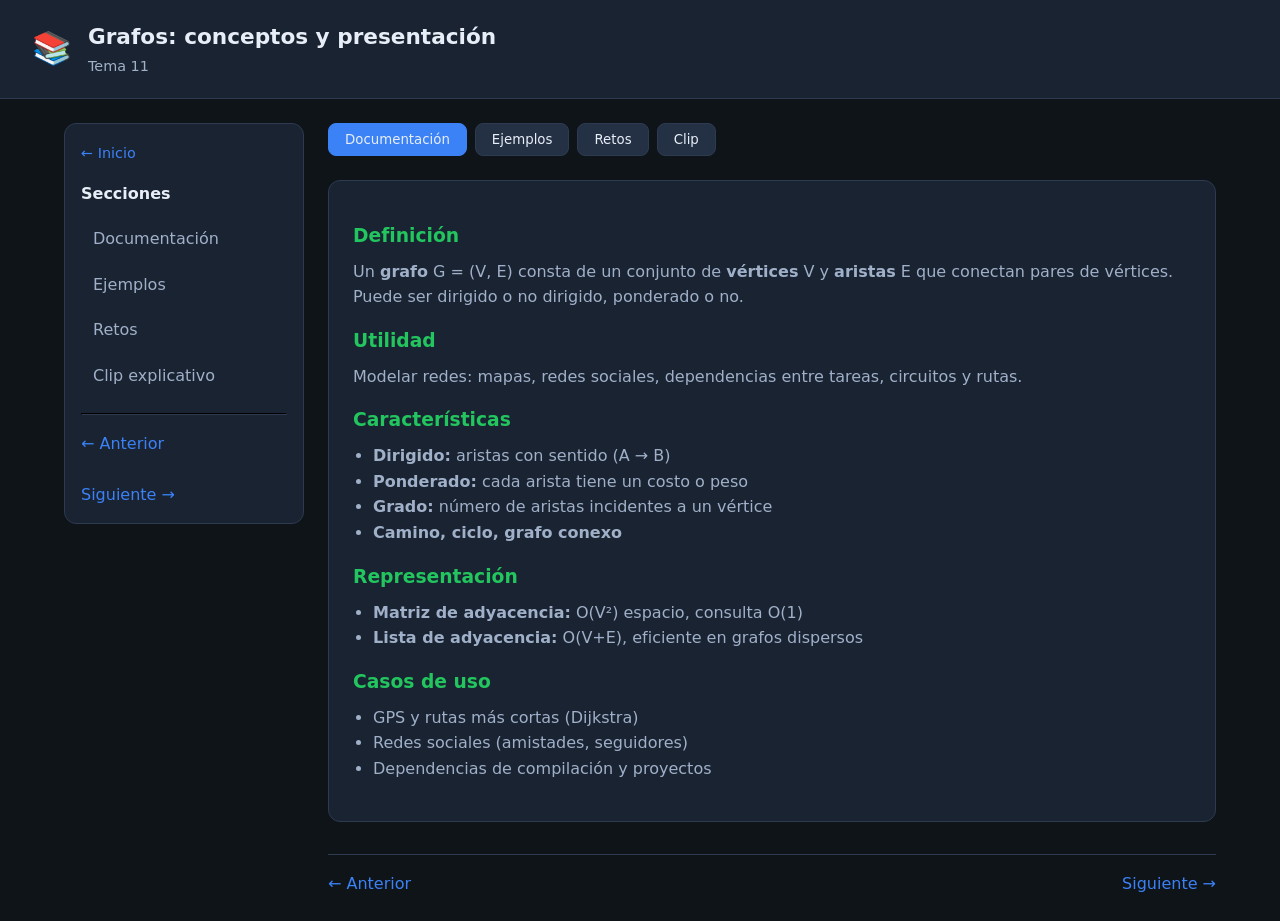
<file: parte-2-manual-estructura-datos/temas/11-grafos.html>
<!DOCTYPE html>
<html lang="es">
<head>
  <meta charset="UTF-8">
  <meta name="viewport" content="width=device-width, initial-scale=1.0">
  <title>11 · Grafos</title>
  <link rel="stylesheet" href="../css/styles.css">
</head>
<body>
  <header class="site-header">
    <span class="logo">📚</span>
    <div class="brand">
      <h1>Grafos: conceptos y presentación</h1>
      <p>Tema 11</p>
    </div>
  </header>

  <div class="topic-layout">
    <aside class="sidebar">
      <a class="back-link" href="../index.html">← Inicio</a>
      <h2>Secciones</h2>
      <nav>
        <a href="#doc" data-section="doc">Documentación</a>
        <a href="#ejemplos" data-section="ejemplos">Ejemplos</a>
        <a href="#retos" data-section="retos">Retos</a>
        <a href="#video" data-section="video">Clip explicativo</a>
      </nav>
      <hr style="margin:1rem 0;border-color:#2d3a4f">
      <a href="10-avl.html">← Anterior</a><br><br>
      <a href="12-complejidad.html">Siguiente →</a>
    </aside>

    <main>
      <div class="section-tabs">
        <button type="button" data-panel="doc">Documentación</button>
        <button type="button" data-panel="ejemplos">Ejemplos</button>
        <button type="button" data-panel="retos">Retos</button>
        <button type="button" data-panel="video">Clip</button>
      </div>

      <section id="doc" class="panel card">
        <h3>Definición</h3>
        <p>
          Un <strong>grafo</strong> G = (V, E) consta de un conjunto de <strong>vértices</strong> V
          y <strong>aristas</strong> E que conectan pares de vértices. Puede ser dirigido o no dirigido,
          ponderado o no.
        </p>
        <h3>Utilidad</h3>
        <p>
          Modelar redes: mapas, redes sociales, dependencias entre tareas, circuitos y rutas.
        </p>
        <h3>Características</h3>
        <ul>
          <li><strong>Dirigido:</strong> aristas con sentido (A → B)</li>
          <li><strong>Ponderado:</strong> cada arista tiene un costo o peso</li>
          <li><strong>Grado:</strong> número de aristas incidentes a un vértice</li>
          <li><strong>Camino, ciclo, grafo conexo</strong></li>
        </ul>
        <h3>Representación</h3>
        <ul>
          <li><strong>Matriz de adyacencia:</strong> O(V²) espacio, consulta O(1)</li>
          <li><strong>Lista de adyacencia:</strong> O(V+E), eficiente en grafos dispersos</li>
        </ul>
        <h3>Casos de uso</h3>
        <ul>
          <li>GPS y rutas más cortas (Dijkstra)</li>
          <li>Redes sociales (amistades, seguidores)</li>
          <li>Dependencias de compilación y proyectos</li>
        </ul>
      </section>

      <section id="ejemplos" class="panel card">
        <h3>Ejemplo 1: Matriz de adyacencia</h3>
        <ol>
          <li>Grafo no dirigido: aristas (0,1), (1,2), (2,3)</li>
          <li>Matriz 4×4, M[i][j]=1 si hay arista, 0 si no</li>
          <li>Fila 0: [0,1,0,0]; fila 1: [1,0,1,0]; fila 2: [0,1,0,1]; fila 3: [0,0,1,0]</li>
          <li><strong>Ventaja:</strong> saber si hay arista entre i y j en O(1)</li>
        </ol>

        <h3>Ejemplo 2: Lista de adyacencia</h3>
        <ol>
          <li>Mismo grafo: 0 → [1]; 1 → [0,2]; 2 → [1,3]; 3 → [2]</li>
          <li>Cada vértice guarda solo sus vecinos</li>
          <li>Recorrer vecinos de 1: visitar 0 y 2</li>
          <li><strong>Ventaja:</strong> menos memoria si pocas aristas (grafo disperso)</li>
        </ol>
      </section>

      <section id="retos" class="panel card">
        <div class="challenge">
          <h3>Reto 1</h3>
          <p>
            Explica cómo encontrar la <strong>distancia mínima</strong> desde un vértice origen a todos
            los demás en un grafo <strong>no ponderado</strong>. <em>Sin código.</em>
          </p>
          <p class="hint"><strong>Pista:</strong> BFS; primera vez que llegas a un nodo es la distancia mínima.</p>
        </div>
        <div class="challenge">
          <h3>Reto 2</h3>
          <p>
            ¿Cómo verificar si un grafo <strong>no dirigido</strong> es <strong>conexo</strong>
            (existe camino entre cualquier par de vértices)? <em>Solo algoritmo.</em>
          </p>
          <p class="hint"><strong>Pista:</strong> BFS o DFS desde un vértice; si visitaste todos, es conexo.</p>
        </div>
      </section>

      <section id="video" class="panel card">
        <h3>Clip explicativo del equipo</h3>
        <div class="video-wrap">
          <video controls src="../assets/videos/11-grafos.mp4"></video>
        </div>
      </section>

      <nav class="topic-nav-bottom">
        <a href="10-avl.html">← Anterior</a>
        <a href="12-complejidad.html">Siguiente →</a>
      </nav>
    </main>
  </div>
  <script src="../js/main.js"></script>
</body>
</html>
</file>
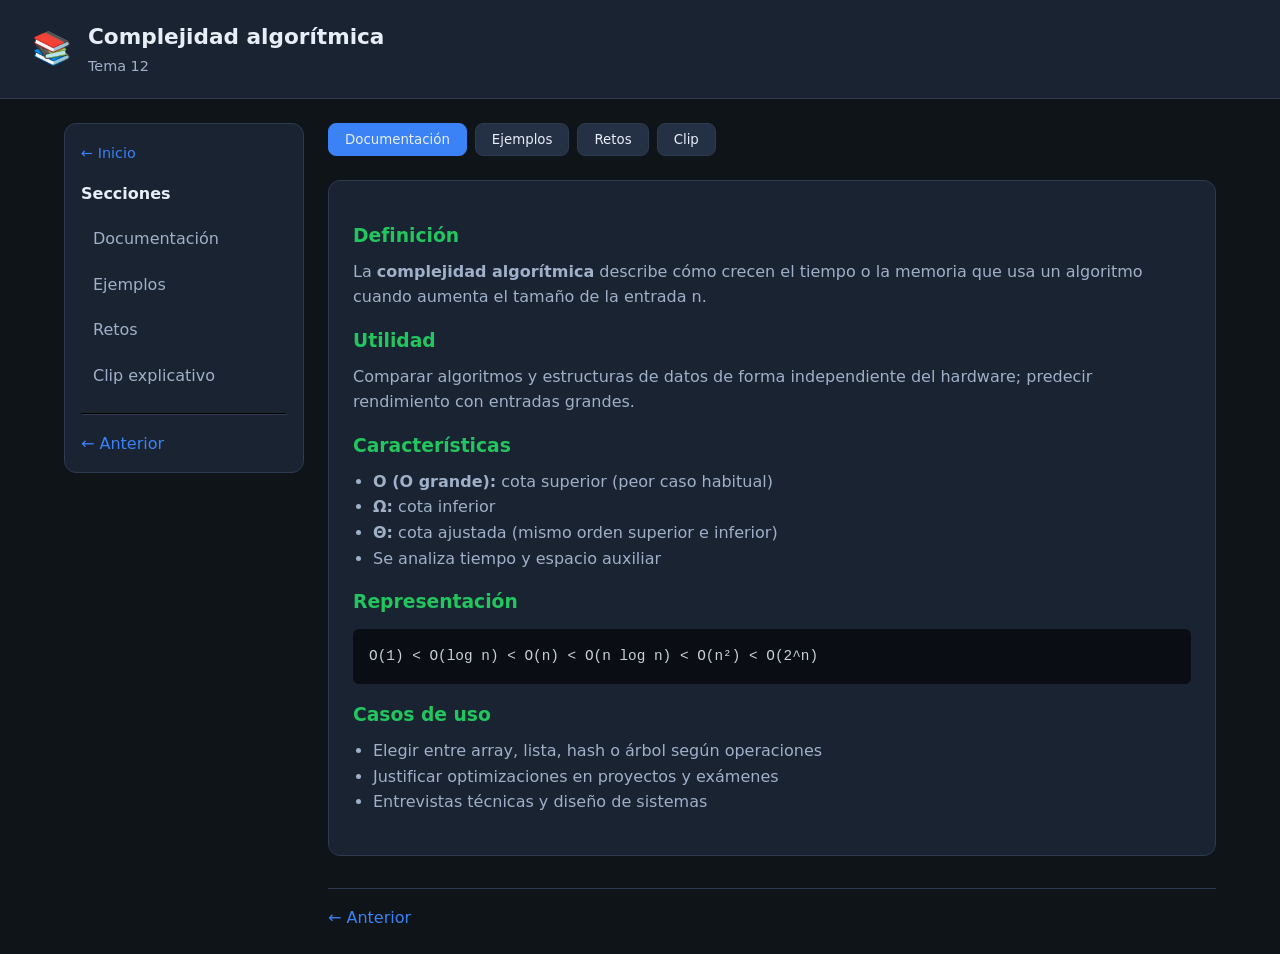
<file: parte-2-manual-estructura-datos/temas/12-complejidad.html>
<!DOCTYPE html>
<html lang="es">
<head>
  <meta charset="UTF-8">
  <meta name="viewport" content="width=device-width, initial-scale=1.0">
  <title>12 · Complejidad algorítmica</title>
  <link rel="stylesheet" href="../css/styles.css">
</head>
<body>
  <header class="site-header">
    <span class="logo">📚</span>
    <div class="brand">
      <h1>Complejidad algorítmica</h1>
      <p>Tema 12</p>
    </div>
  </header>

  <div class="topic-layout">
    <aside class="sidebar">
      <a class="back-link" href="../index.html">← Inicio</a>

      <h2>Secciones</h2>

      <nav>
        <a href="#doc" data-section="doc">Documentación</a>
        <a href="#ejemplos" data-section="ejemplos">Ejemplos</a>
        <a href="#retos" data-section="retos">Retos</a>
        <a href="#video" data-section="video">Clip explicativo</a>
      </nav>

      <hr style="margin:1rem 0;border-color:#2d3a4f">

      <a href="11-grafos.html">← Anterior</a>
    </aside>

    <main>
      <div class="section-tabs">
        <button type="button" data-panel="doc">Documentación</button>
        <button type="button" data-panel="ejemplos">Ejemplos</button>
        <button type="button" data-panel="retos">Retos</button>
        <button type="button" data-panel="video">Clip</button>
      </div>

      <section id="doc" class="panel card">
        <h3>Definición</h3>
        <p>
          La <strong>complejidad algorítmica</strong> describe cómo crecen el tiempo o la memoria
          que usa un algoritmo cuando aumenta el tamaño de la entrada n.
        </p>

        <h3>Utilidad</h3>
        <p>
          Comparar algoritmos y estructuras de datos de forma independiente del hardware;
          predecir rendimiento con entradas grandes.
        </p>

        <h3>Características</h3>
        <ul>
          <li><strong>O (O grande):</strong> cota superior (peor caso habitual)</li>
          <li><strong>Ω:</strong> cota inferior</li>
          <li><strong>Θ:</strong> cota ajustada (mismo orden superior e inferior)</li>
          <li>Se analiza tiempo y espacio auxiliar</li>
        </ul>

        <h3>Representación</h3>
        <pre>O(1) &lt; O(log n) &lt; O(n) &lt; O(n log n) &lt; O(n²) &lt; O(2^n)</pre>

        <h3>Casos de uso</h3>
        <ul>
          <li>Elegir entre array, lista, hash o árbol según operaciones</li>
          <li>Justificar optimizaciones en proyectos y exámenes</li>
          <li>Entrevistas técnicas y diseño de sistemas</li>
        </ul>
      </section>

      <section id="ejemplos" class="panel card">
        <h3>Ejemplo 1: Bucle anidado</h3>

        <ol>
          <li>Código: <code>for(i=0; i&lt;n; i++) for(j=0; j&lt;n; j++)</code> trabajo constante</li>
          <li>El bucle interno corre n veces por cada i</li>
          <li>Total de iteraciones: n × n = n²</li>
          <li><strong>Complejidad temporal:</strong> O(n²)</li>
        </ol>

        <h3>Ejemplo 2: Merge Sort</h3>

        <ol>
          <li>Dividir el arreglo por mitades → log n niveles de división</li>
          <li>En cada nivel, combinar todos los elementos: O(n) por nivel</li>
          <li>n niveles × trabajo O(n) en cada uno → O(n log n)</li>
          <li>Espacio auxiliar del merge: O(n)</li>
          <li><strong>Resultado:</strong> tiempo O(n log n), espacio O(n)</li>
        </ol>
      </section>

      <section id="retos" class="panel card">
        <div class="challenge">
          <h3>Reto 1</h3>

          <p>
            ¿Cuál es la complejidad de <strong>buscar</strong> un valor en un BST que se degeneró
            en una lista enlazada (inserción ordenada 1,2,3,...,n)? Justifica.
            <em>Sin código.</em>
          </p>

          <p class="hint">
            <strong>Pista:</strong> La altura del árbol es n; en el peor caso recorres todos los nodos.
          </p>
        </div>

        <div class="challenge">
          <h3>Reto 2</h3>

          <p>
            Compara el caso <strong>promedio</strong> y el <strong>peor caso</strong> de una tabla hash
            bien diseñada vs mal diseñada. <em>Respuesta conceptual.</em>
          </p>

          <p class="hint">
            <strong>Pista:</strong> Promedio O(1) con pocas colisiones; peor O(n) si todas las claves colisionan.
          </p>
        </div>
      </section>

      <section id="video" class="panel card">
        <h3>Clip explicativo del equipo</h3>

        <div class="video-wrap">
          <video controls src="../assets/videos/12-complejidad.mp4"></video>
        </div>
      </section>

      <nav class="topic-nav-bottom">
        <a href="11-grafos.html">← Anterior</a>
        <span></span>
      </nav>
    </main>
  </div>

  <script src="../js/main.js"></script>
</body>
</html>
</file>
<file: parte-2-manual-estructura-datos/css/styles.css>
:root {
  --bg: #0f1419;
  --surface: #1a2332;
  --surface2: #243044;
  --text: #e8eef7;
  --muted: #9fb0c8;
  --accent: #3b82f6;
  --accent2: #22c55e;
  --border: #2d3a4f;
  --radius: 12px;
  --font: "Segoe UI", system-ui, sans-serif;
}

* { box-sizing: border-box; margin: 0; padding: 0; }

body {
  font-family: var(--font);
  background: var(--bg);
  color: var(--text);
  line-height: 1.6;
  min-height: 100vh;
}

a { color: var(--accent); text-decoration: none; }
a:hover { text-decoration: underline; }

.site-header {
  display: flex;
  align-items: center;
  gap: 1rem;
  padding: 1.25rem 2rem;
  background: var(--surface);
  border-bottom: 1px solid var(--border);
}

.logo { font-size: 2rem; }
.brand h1 { font-size: 1.35rem; }
.brand p { color: var(--muted); font-size: 0.9rem; }

.container { max-width: 1100px; margin: 0 auto; padding: 2rem; }

.card {
  background: var(--surface);
  border: 1px solid var(--border);
  border-radius: var(--radius);
  padding: 1.5rem;
  margin-bottom: 1.5rem;
}

.hero p { color: var(--muted); margin-top: 0.5rem; }
.topics-grid h2 { margin-bottom: 1rem; }

.grid {
  display: grid;
  grid-template-columns: repeat(auto-fill, minmax(220px, 1fr));
  gap: 1rem;
}

.topic-card {
  display: block;
  padding: 1rem 1.25rem;
  background: var(--surface2);
  border: 1px solid var(--border);
  border-radius: var(--radius);
  color: var(--text);
  font-weight: 600;
  transition: transform 0.15s, border-color 0.15s;
}

.topic-card:hover {
  transform: translateY(-2px);
  border-color: var(--accent);
  text-decoration: none;
}

.site-footer {
  text-align: center;
  padding: 1.5rem;
  color: var(--muted);
  font-size: 0.85rem;
  border-top: 1px solid var(--border);
}

.topic-layout {
  display: grid;
  grid-template-columns: 240px 1fr;
  gap: 1.5rem;
  max-width: 1200px;
  margin: 0 auto;
  padding: 1.5rem;
}

@media (max-width: 768px) {
  .topic-layout { grid-template-columns: 1fr; }
}

.sidebar {
  background: var(--surface);
  border: 1px solid var(--border);
  border-radius: var(--radius);
  padding: 1rem;
  height: fit-content;
  position: sticky;
  top: 1rem;
}

.sidebar h2 { font-size: 1rem; margin-bottom: 0.75rem; }

.sidebar nav a {
  display: block;
  padding: 0.5rem 0.75rem;
  border-radius: 8px;
  color: var(--muted);
  margin-bottom: 0.25rem;
}

.sidebar nav a.active,
.sidebar nav a:hover {
  background: var(--surface2);
  color: var(--text);
  text-decoration: none;
}

.back-link { display: inline-block; margin-bottom: 1rem; font-size: 0.9rem; }

.section-tabs {
  display: flex;
  flex-wrap: wrap;
  gap: 0.5rem;
  margin-bottom: 1.5rem;
}

.section-tabs button {
  padding: 0.5rem 1rem;
  border: 1px solid var(--border);
  background: var(--surface2);
  color: var(--text);
  border-radius: 8px;
  cursor: pointer;
  font-family: inherit;
}

.section-tabs button.active {
  background: var(--accent);
  border-color: var(--accent);
}

.panel { display: none; }
.panel.active { display: block; }

.panel h3 { margin: 1rem 0 0.5rem; color: var(--accent2); }
.panel h4 { margin-top: 1rem; }
.panel p, .panel li { color: var(--muted); }
.panel ul, .panel ol { margin: 0.5rem 0 1rem 1.25rem; }

pre {
  background: #0a0e14;
  border-radius: 6px;
  padding: 1rem;
  overflow-x: auto;
  margin: 0.75rem 0;
  font-family: Consolas, monospace;
  font-size: 0.9rem;
  color: #c9d1d9;
}

.challenge {
  border-left: 4px solid var(--accent);
  padding-left: 1rem;
  margin: 1rem 0;
}

.hint {
  background: var(--surface2);
  padding: 0.75rem 1rem;
  border-radius: 8px;
  margin-top: 0.5rem;
}

.video-wrap {
  position: relative;
  padding-bottom: 56.25%;
  height: 0;
  overflow: hidden;
  border-radius: var(--radius);
  margin-top: 1rem;
}

.video-wrap iframe,
.video-wrap video {
  position: absolute;
  top: 0; left: 0;
  width: 100%; height: 100%;
  border: 0;
  border-radius: var(--radius);
}

.topic-nav-bottom {
  display: flex;
  justify-content: space-between;
  margin-top: 2rem;
  padding-top: 1rem;
  border-top: 1px solid var(--border);
}
</file>
